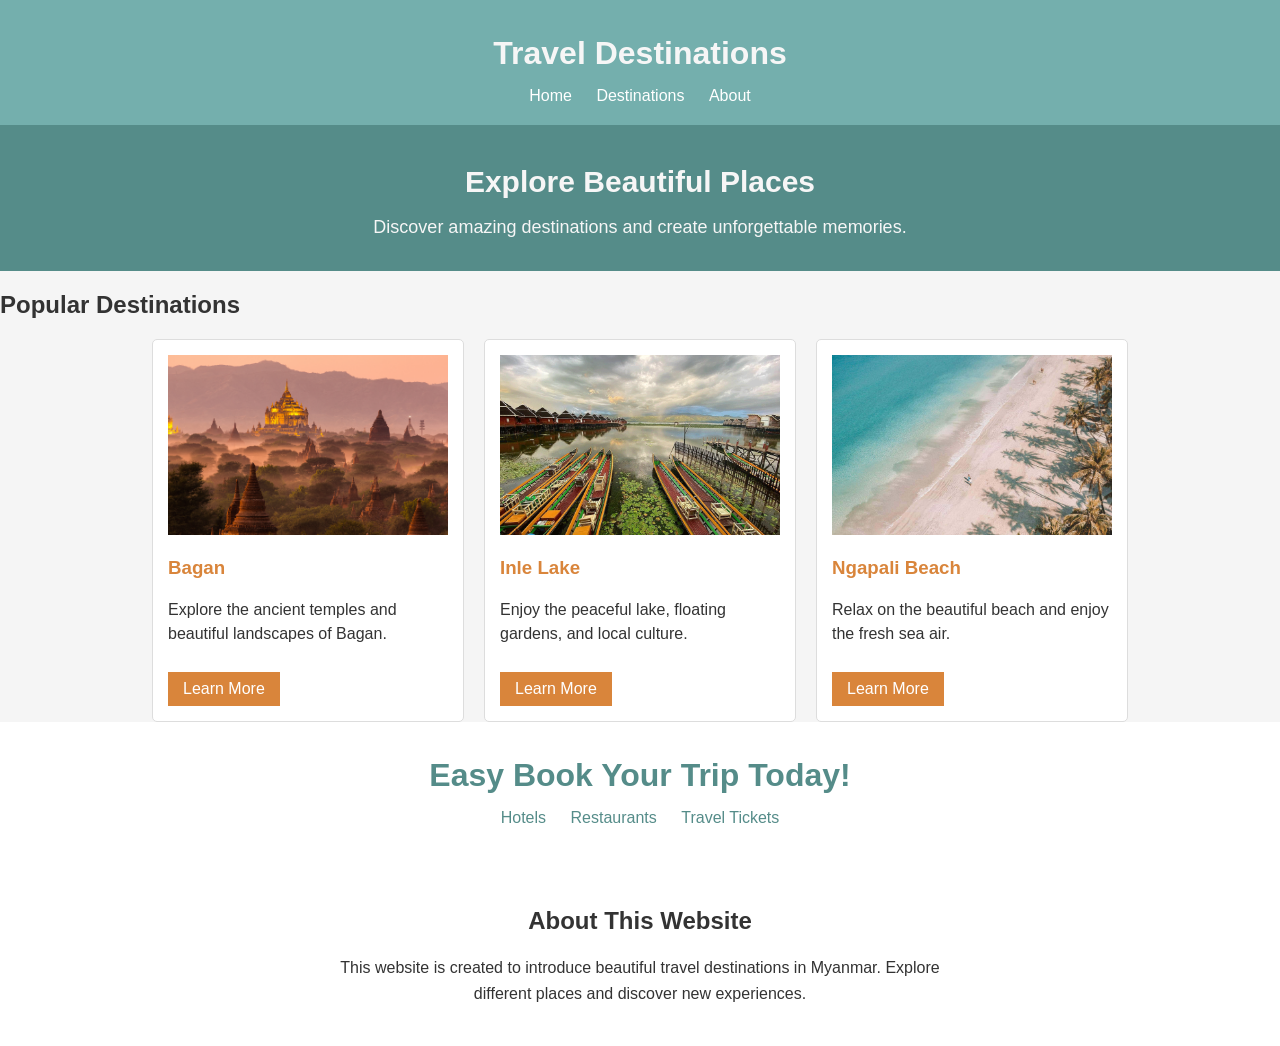
<file: Travel Destinations/index.html>
<!DOCTYPE html>
<html lang="en">
<head>
    <meta charset="UTF-8">
    <meta name="viewport" content="width=device-width, initial-scale=1.0">
    <title>Travel Destinations</title>
    <style>
        body {
    font-family: Arial, sans-serif;
    margin: 0;
    background-color: #f5f5f5;
    color: #333333;
}

header {
    background-color: #74AFAD;
    color: #F6F6F6;
    text-align: center;
    padding: 20px;
}

header h1 {
    margin: 15px;
}

nav a {
    color: white;
    text-decoration: none;
    margin: 10px;
}

nav a:hover {
    text-decoration: underline;
}

.welcome {
    background-color: #558C89;
    Color: #F6F6F6;
    text-align: center;
    padding: 15px 15px;
}

.welcome h2 {
    font-size: 30px;
    margin-bottom: 10px;
}

.welcome p {
    font-size: 18px;
}

#destinations {
    text-align: center;
    padding: 40px 20px;
}

#destinations h2 {
    text-align: center;
    margin-bottom: 30px;
}

.destination-container {
    display: flex;
    justify-content: center;
    gap: 20px;
}

.destination {
    background-color: white;
    width: 280px;
    padding: 15px;
    border: 1px solid #dddddd;
    border-radius: 5px;
}

.destination img {
    width: 100%;
    height: 180px;
    object-fit: cover;
}

.destination h3 {
    color: #D9853B;
}

.destination p {
    line-height: 1.5;
}

.destination a {
    display: inline-block;
    background-color: #D9853B;
    color: white;
    text-decoration: none;
    padding: 8px 15px;
    margin-top: 10px;
}

.destination a:hover {
    background-color: #214821;
}

.booking {
    background-color: white;
    color: #558C89;
    text-align: center;
    padding: 20px;
}

.booking h1 {
    margin: 15px;
}

.booking nav a {
    color: #558C89;
    text-decoration: none;
    margin: 10px;
}

.booking nav a:hover {
    text-decoration: underline;
}

.about {
    background-color: white;
    text-align: center;
    padding: 40px 20px;
}

.about p {
    max-width: 600px;
    margin: auto;
    line-height: 1.6;
}

    </style>
</head>

<body>
    <header>
        <h1>Travel Destinations</h1>
        <nav>
            <a href="#home">Home</a>
            <a href="#destinations">Destinations</a>
            <a href="#about">About</a>
        </nav>
    </header>
    <div class="welcome">
        <h2>Explore Beautiful Places</h2>
        <p>Discover amazing destinations and create unforgettable memories.</p>
    </div>

    <div class="destinations">
        <h2>Popular Destinations</h2>

        <div class="destination-container">

            <div class="destination">
                <img src="../Photos/Bagan.jpg" alt="Bagan">
                <h3>Bagan</h3>
                <p>Explore the ancient temples and beautiful landscapes of Bagan.</p>
                <a href=" ">Learn More</a>
            </div>

            <div class="destination">
                <img src="../Photos/Inle.jpg" alt="Inle Lake">
                <h3>Inle Lake</h3>
                <p>Enjoy the peaceful lake, floating gardens, and local culture.</p>
                <a href=" ">Learn More</a>
            </div>

            <div class="destination">
                <img src="../Photos/ngapali.jpg" alt="Ngapali Beach">
                <h3>Ngapali Beach</h3>
                <p>Relax on the beautiful beach and enjoy the fresh sea air.</p>
                <a href=" ">Learn More</a>
            </div>

        </div>
    </div>
    <div class="booking">
            <h1>Easy Book Your Trip Today!</h1>
            <nav>
            <a href="#hotels">Hotels</a>
            <a href="#restaurant">Restaurants</a>
            <a href="#travel_tickets">Travel Tickets</a>
        </nav>
        </div>
    <div class="about">
        <h2>About This Website</h2>

        <p>
            This website is created to introduce beautiful travel destinations
            in Myanmar. Explore different places and discover new experiences.
        </p>
    </div>
</body>
</html>
</file>
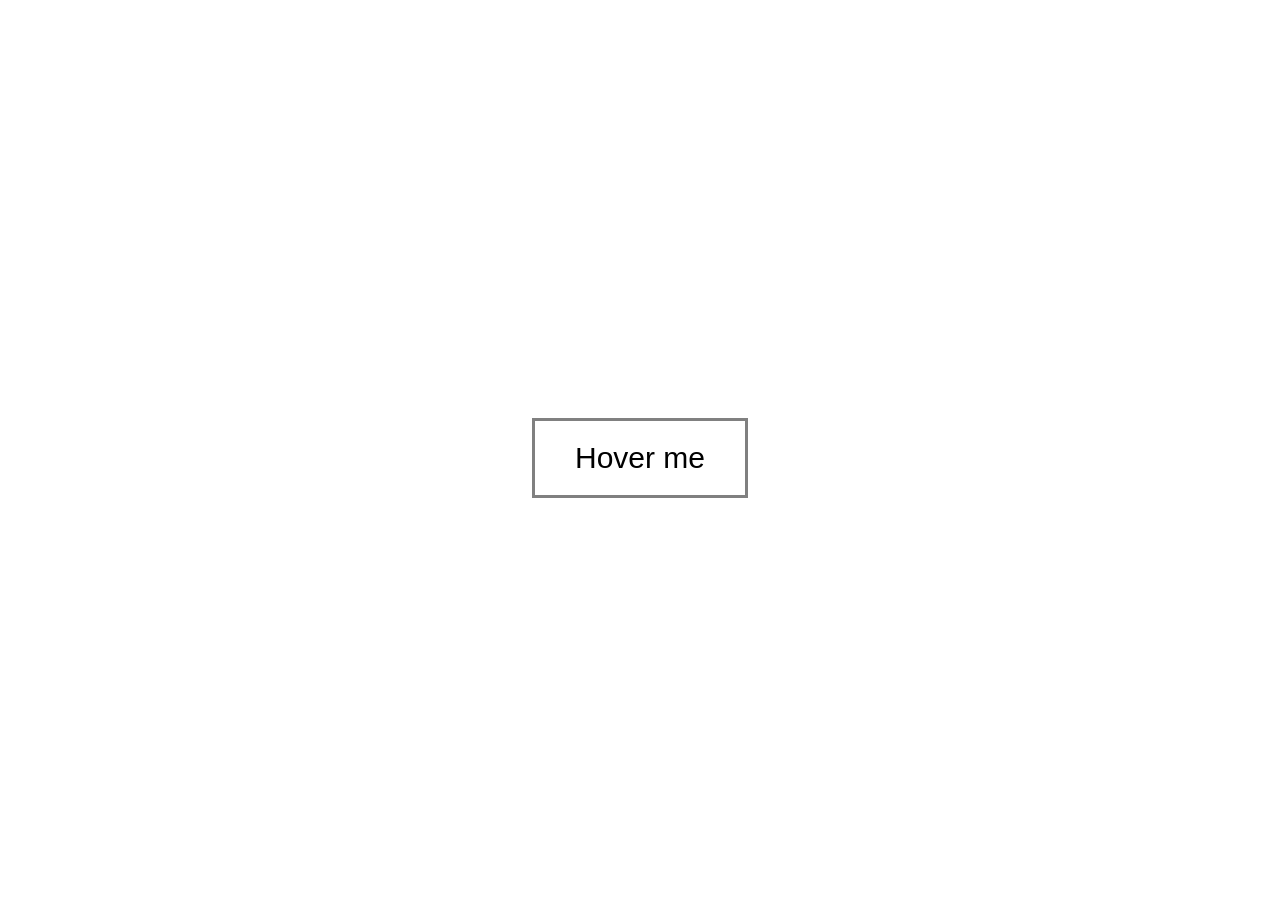
<file: CSS_lesson/Animation.html>
<!DOCTYPE html>
<html lang="en">
<head>
    <meta charset="UTF-8">
    <meta name="viewport" content="width=device-width, initial-scale=1.0">
    <title>Document</title>
    <style>
        body {
            display: flex;
            justify-content: center;
            align-items: center;
            height:100vh;
        }

        button{
            padding:20px 40px;
            font-size: 30px;
            background: none;
            border:3px solid grey;
            position:relative;
            overflow: hidden;
           
        }

        button::before{
            content:"";
            width:100%;
            height:100%;
            background-color: blueviolet;
            position: absolute;
            top:0;
            left:0;
            transform: translateX(100%);
            z-index:-1;
        }
        button:hover::before{   
        transform: translateY(0%);
        transition: all 1s;
        }
        button:hover{color:yellowgreen;}
    </style>
</head>
<body>

<button>Hover me</button>


</body>
</html>
</file>
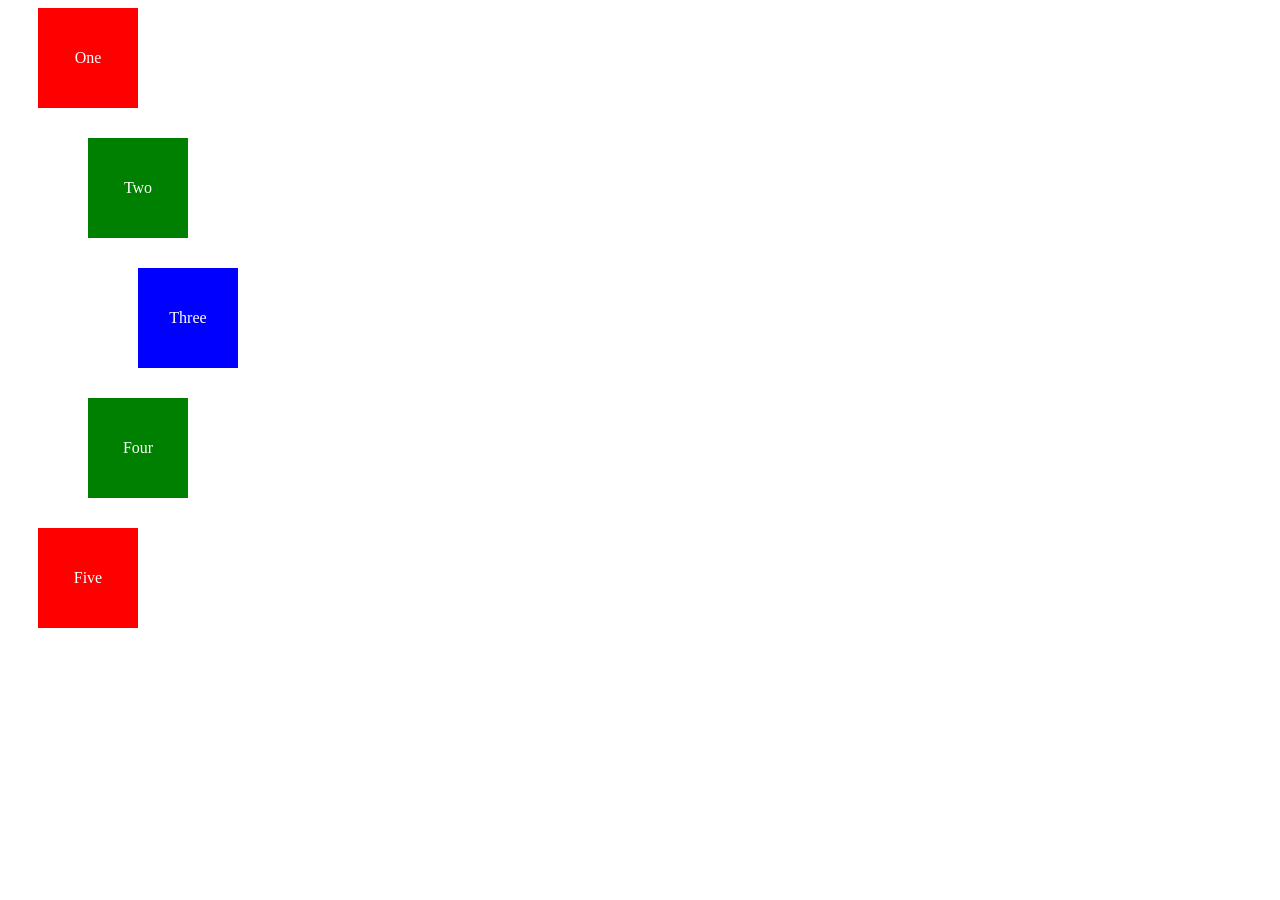
<file: CSS_lesson/basic_exercise1.html>
<!DOCTYPE html>
<html lang="en">
<head>
    <meta charset="UTF-8">
    <meta name="viewport" content="width=device-width, initial-scale=1.0">
    <title>Basic CSS Ex-1</title>
    <style>
        div{
            text-align: center;
            line-height: 100px;
            color: white;
        }
        #one, #five{
            width: 100px;
            height: 100px;
            margin-left: 30px;
            margin-bottom: 30px;
            background-color: red;
        }
        #two, #four{
            width: 100px;
            height: 100px;
            margin-left: 80px;
            margin-bottom: 30px;
            background-color: green;
        }
        #three{
            width: 100px;
            height: 100px;
            margin-bottom: 30px;
            margin-left: 130px;
            background-color: blue;
        }

    </style>
</head>
<body>
    <div id="one">One</div>
    <div id="two">Two</div>
    <div id="three">Three</div>
    <div id="four">Four</div>
    <div id="five">Five</div>
</body>
</html>
</file>
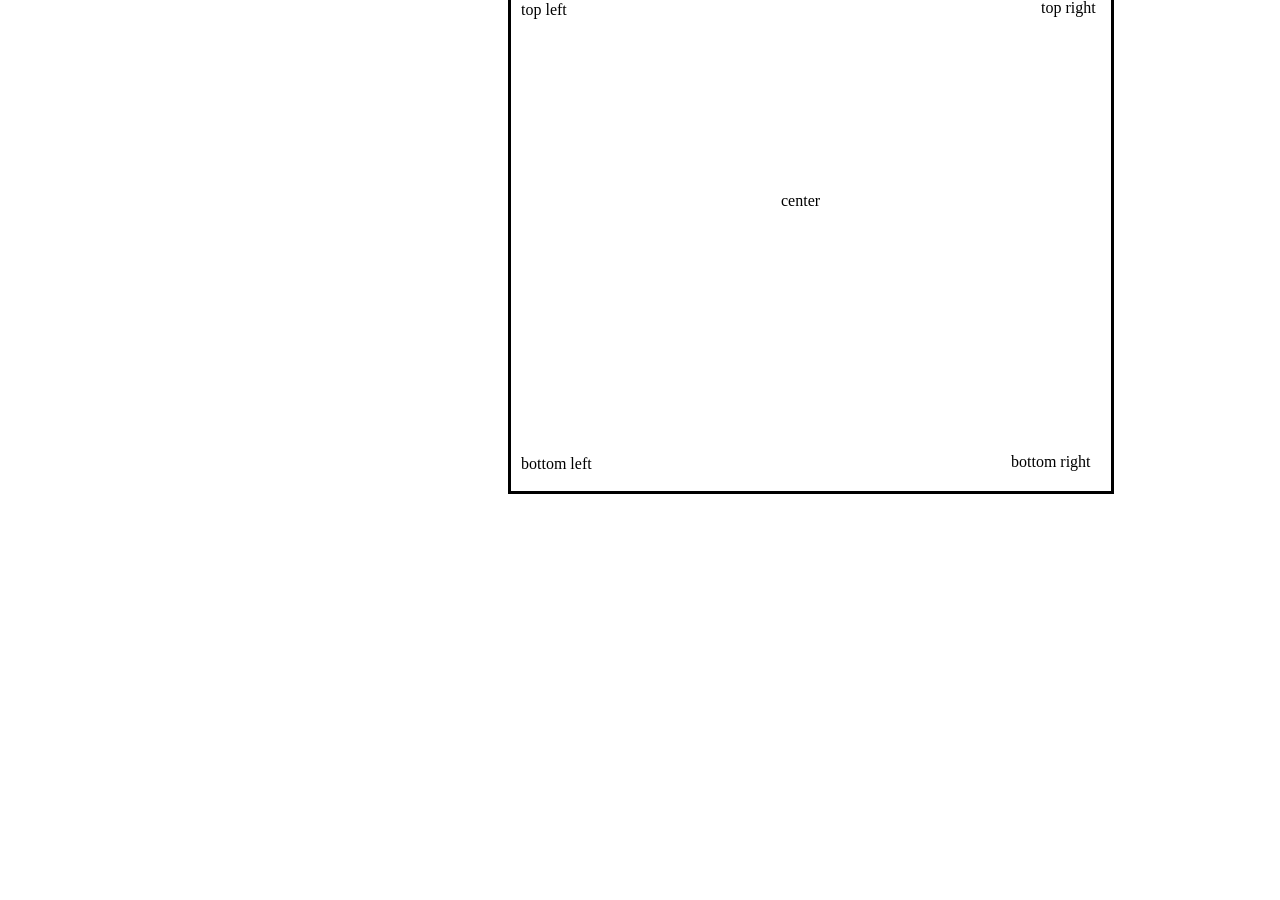
<file: CSS_lesson/CSS-intermediate-ex.html>
<!DOCTYPE html>
<html lang="en">
<head>
    <meta charset="UTF-8">
    <meta name="viewport" content="width=device-width, initial-scale=1.0">
    <title>Intermediate CSS Ex-1</title>
    <style>
        .container{
            border: 3px solid black;
            width: 600px;
            height: 500px;
            margin: 10px;
            margin-top: 20px;;

        }
        div:first-child{
            margin-left:10px;
            margin-top:10px;
        }
        div:nth-child(2){
            margin-left: 530px;
            margin-top: -20px;
        }
        div:nth-child(3){
            position: relative;
            top: 35%;
            left: 45%;
        }
        div:nth-child(4){
            margin-left: 10px;
            margin-top: 420px;
        }
        div:last-child{
            margin-left : 500px;
            margin-top: -20px;
        }
    </style>  
</head> 

<body>
    <div class="container">
        <div>top left</div>
        <div>top right</div>
        <div>center</div>
        <div>bottom left</div>
        <div>bottom right</div>
    </div>
</body>
</html>
</file>
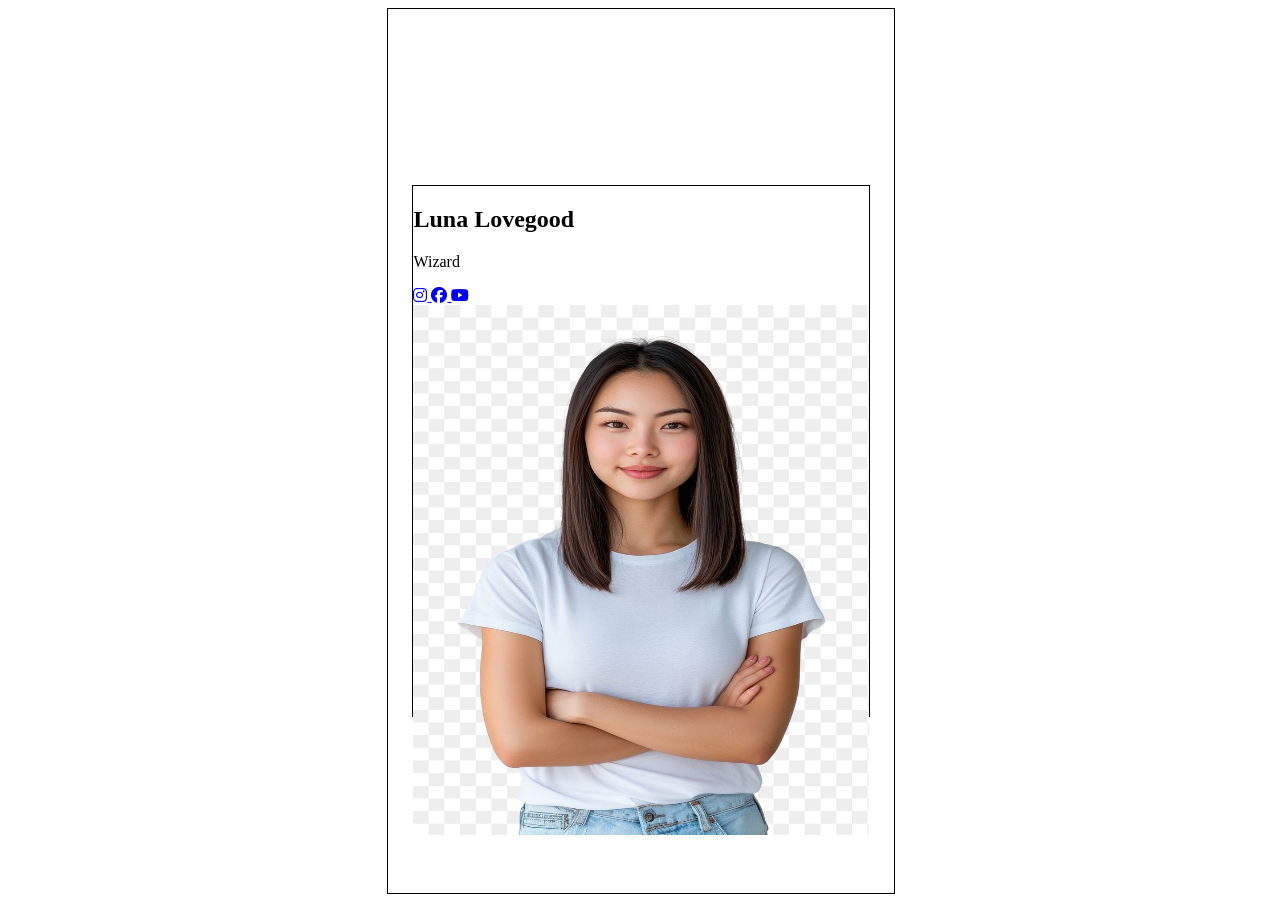
<file: CSS_lesson/CSS_animation.html>
<html lang="en">
  <head>
    <meta charset="UTF-8" />
    <meta name="viewport" content="width=device-width, initial-scale=1.0" />
    <title>Document</title>
    <link
      rel="stylesheet"
      href="https://cdnjs.cloudflare.com/ajax/libs/font-awesome/6.7.2/css/all.min.css"
    />
    <style>
      .container {
        width: 40%;
        height: 100%;
        margin: 0 30% 0 30%;
        border: 1px solid black;
        display: flex;
        justify-content: center;
        align-items: center;
      }
      .box {
        border: 1px solid black;
        width: 90%;
        height: 60%;
      }
      .box img {
        background-color: transparent;
        width: 100%;
        height: 100%;
      }
    </style>
  </head>
  <body>
    <div class="container">
      <div class="box">
        <div class="circle"></div>
        <div>
          <h2>Luna Lovegood</h2>
          <p>Wizard</p>
          <div class="links">
            <a href="https://www.instagram.com/" target="_blank">
              <i class="fa-brands fa-instagram"></i>
            </a>

            <a href="https://www.facebook.com/" target="_blank">
              <i class="fa-brands fa-facebook"></i>
            </a>

            <a href="https://www.youtube.com/" target="_blank">
              <i class="fa-brands fa-youtube"></i>
            </a>
          </div>
        </div>
        <img src="../Photos/girl.png" alt="" />
      </div>
    </div>
  </body>
</html>
</file>
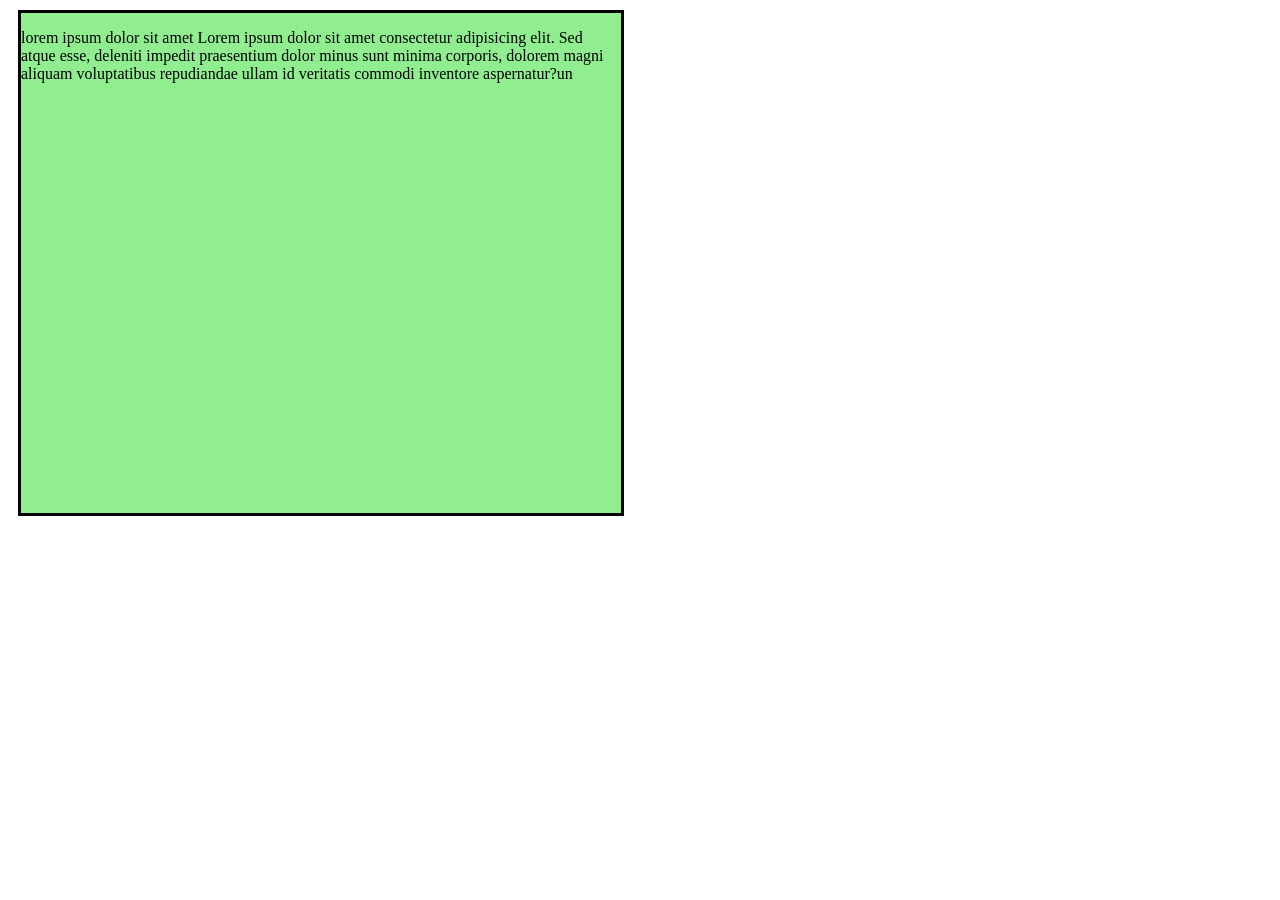
<file: CSS_lesson/exercise-3.html>
<!DOCTYPE html>
<html lang="en">
<head>
    <meta charset="UTF-8">
    <meta name="viewport" content="width=device-width, initial-scale=1.0">
    <title>Exercise 3</title>
    <style>
        
        .right{
            border: 3px solid black;
            background-color: lightgreen;
            width: 600px;
            height: 500px;
            margin: 10px;
        }
    </style>
</head>
<body>
    
    <div class="right">
        <p>lorem ipsum dolor sit amet  Lorem ipsum dolor sit amet consectetur adipisicing elit. Sed atque esse, deleniti impedit praesentium dolor minus sunt minima corporis, dolorem magni aliquam voluptatibus repudiandae ullam id veritatis commodi inventore aspernatur?un</p>
    </div>
</body>
</html>
</file>
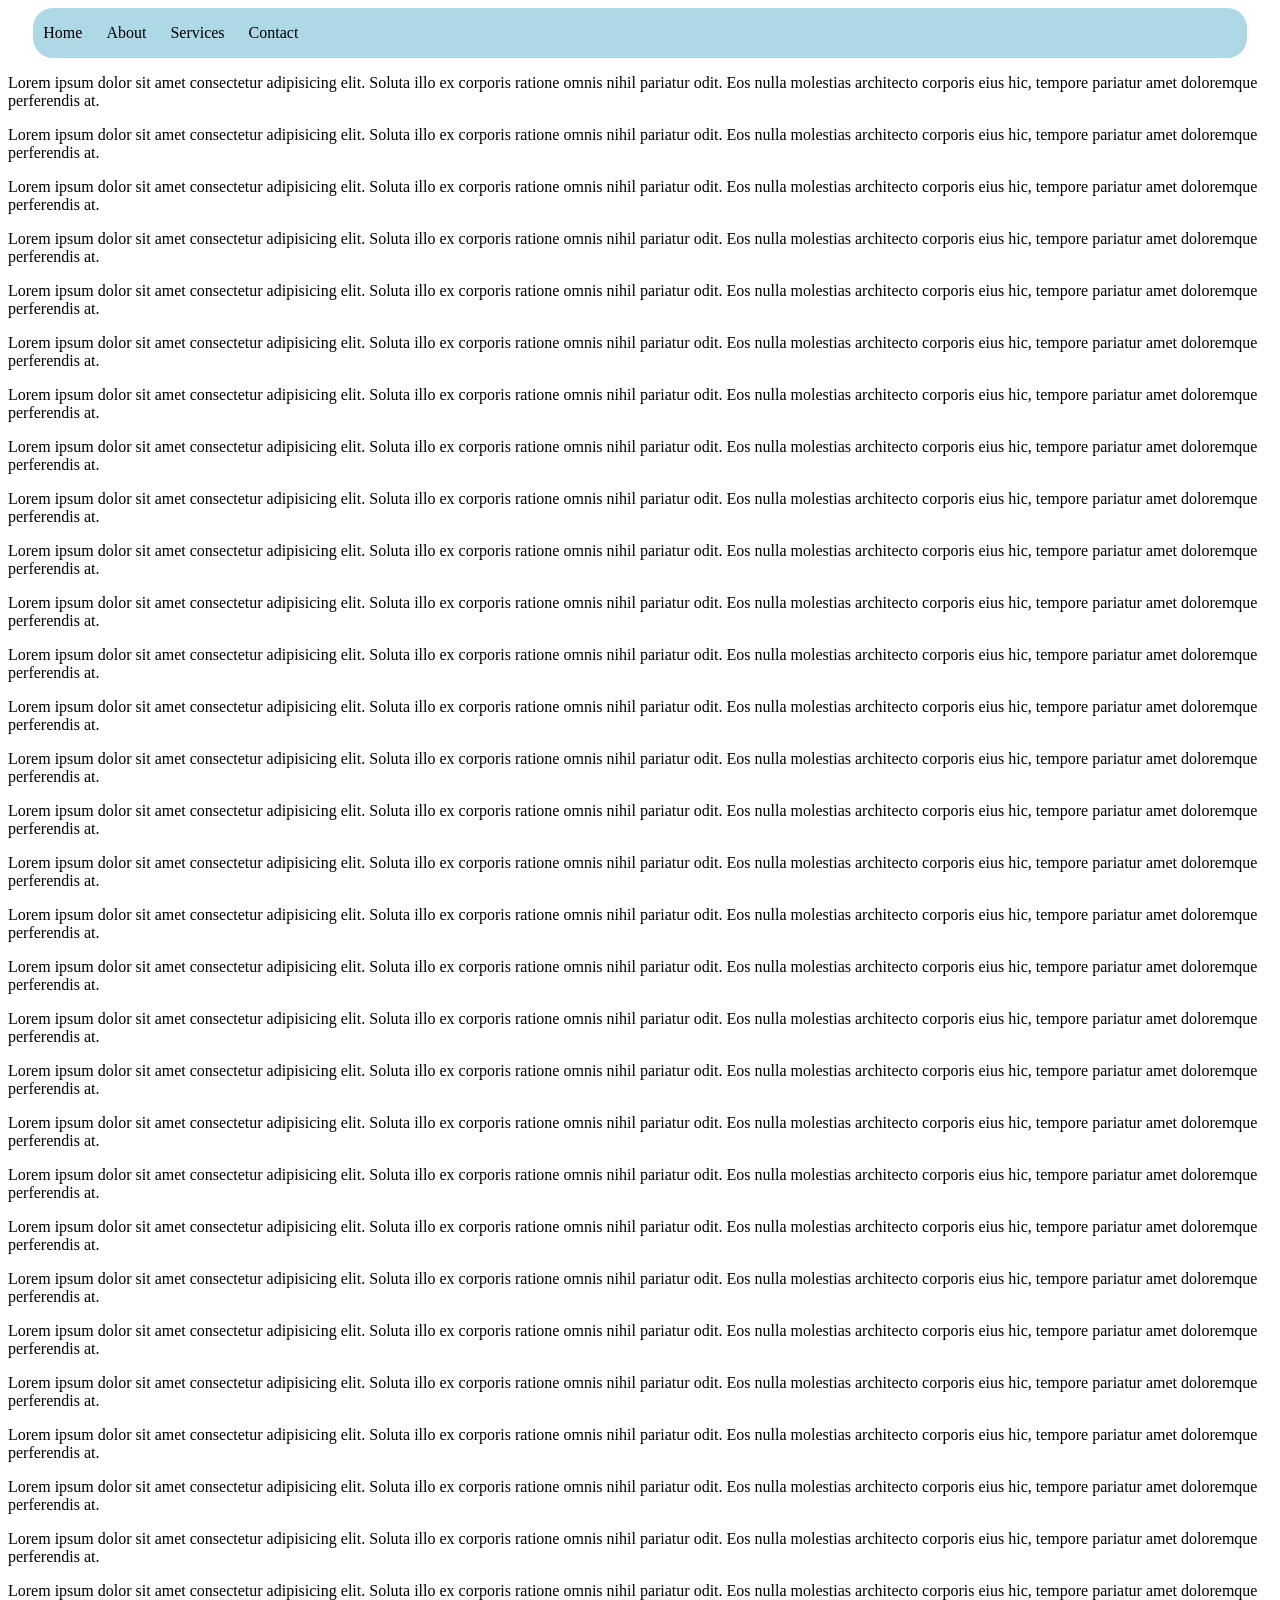
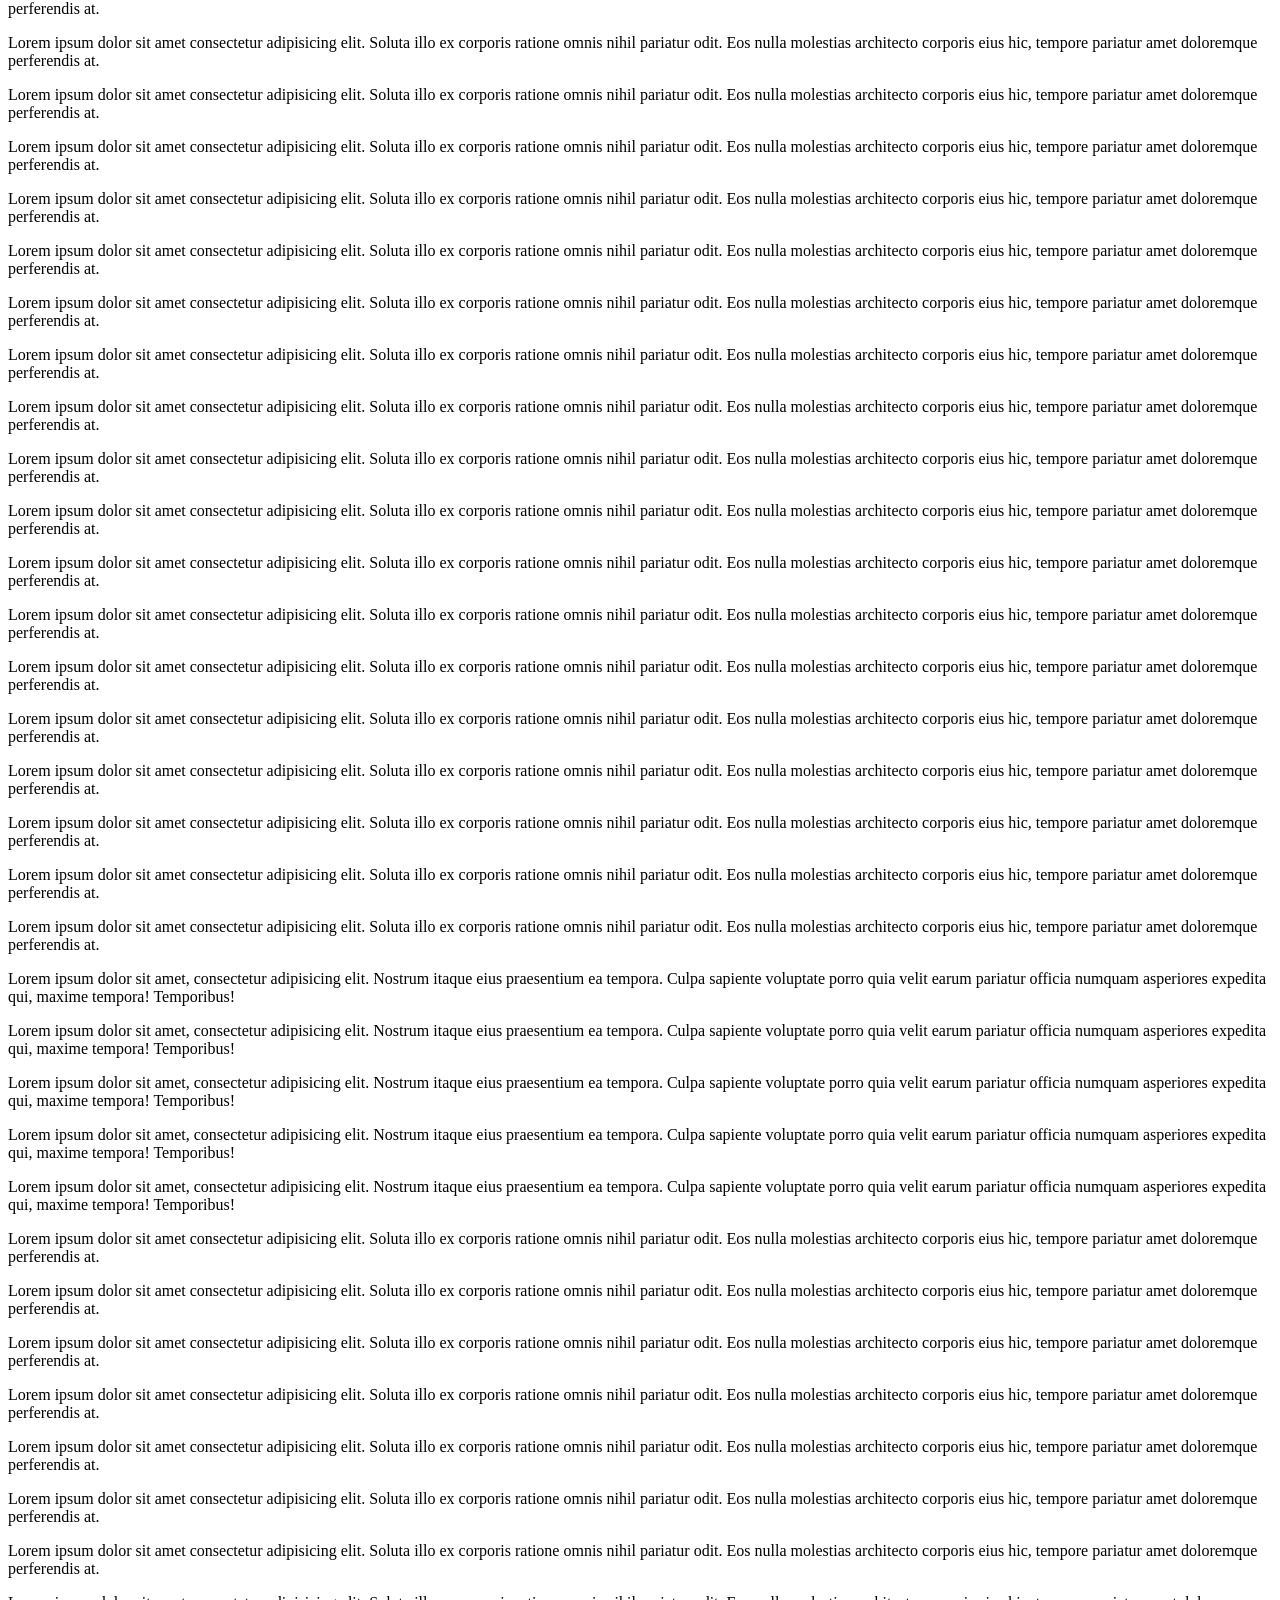
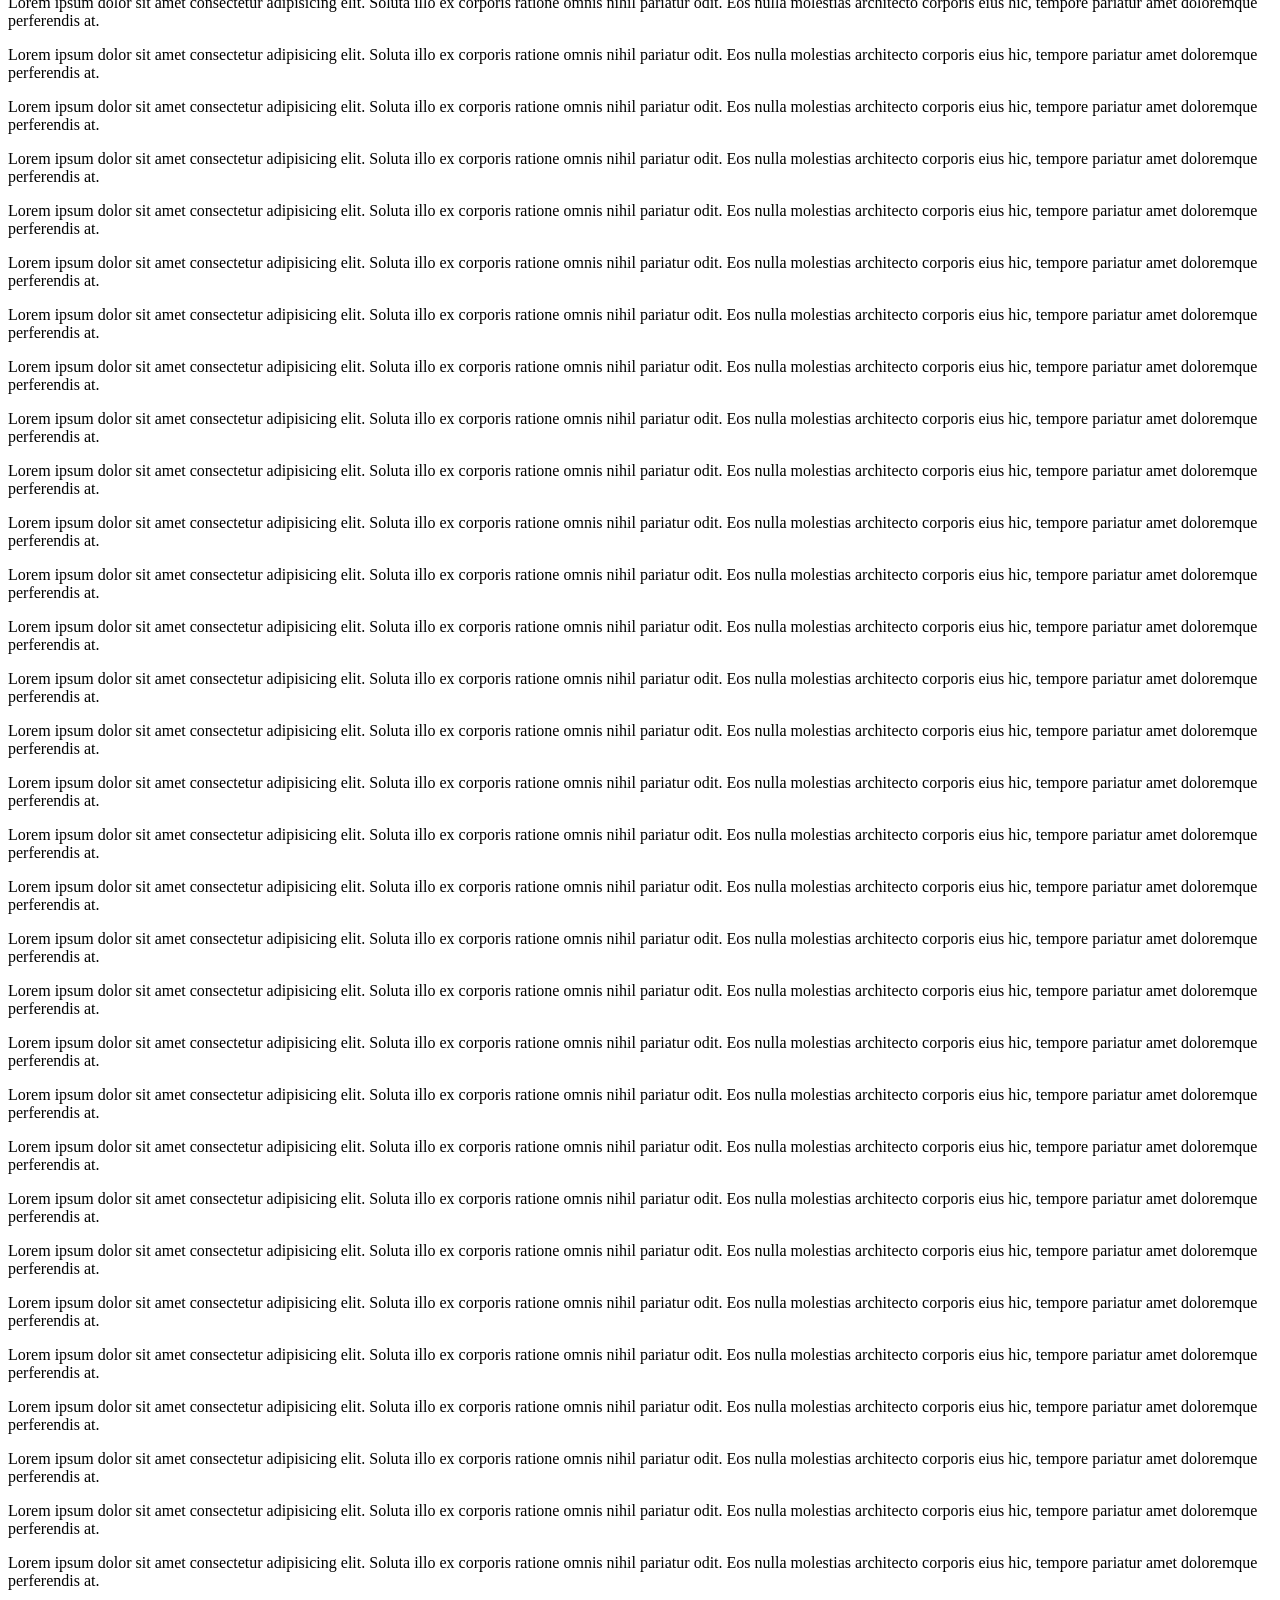
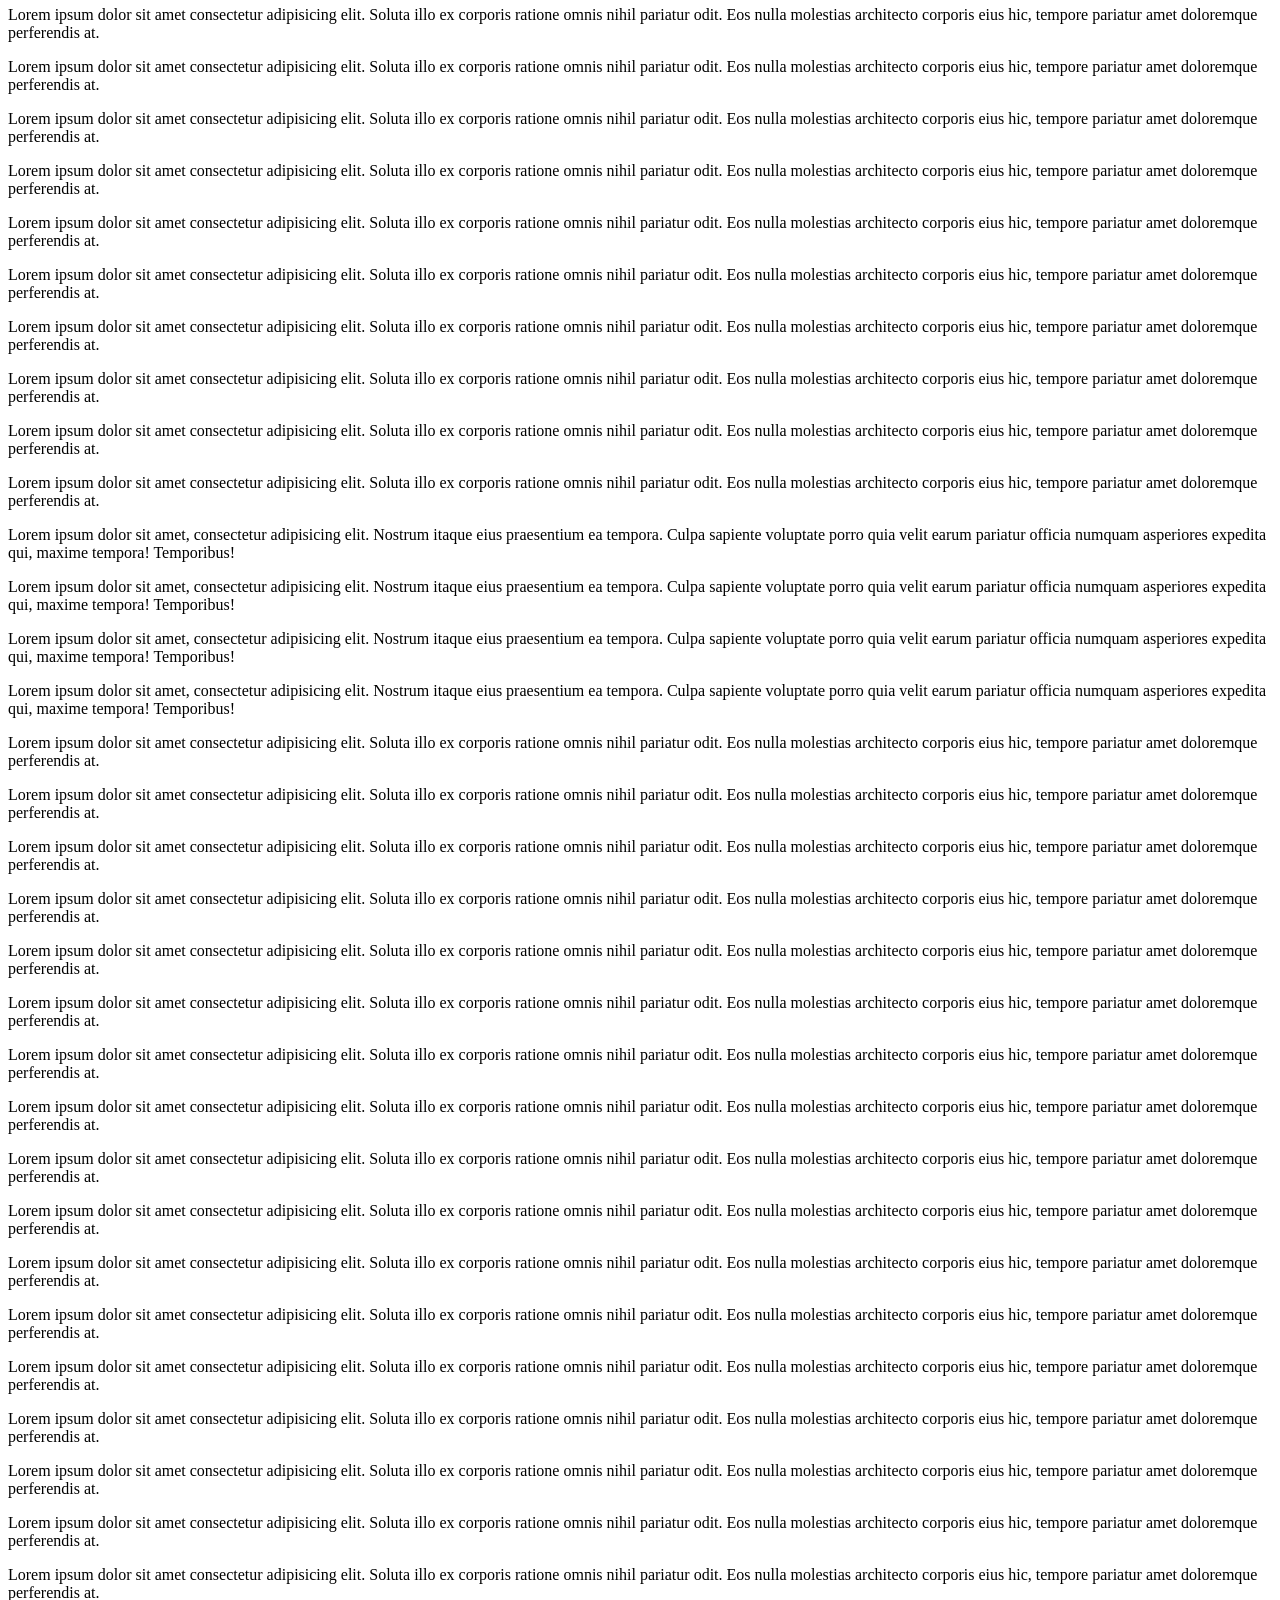
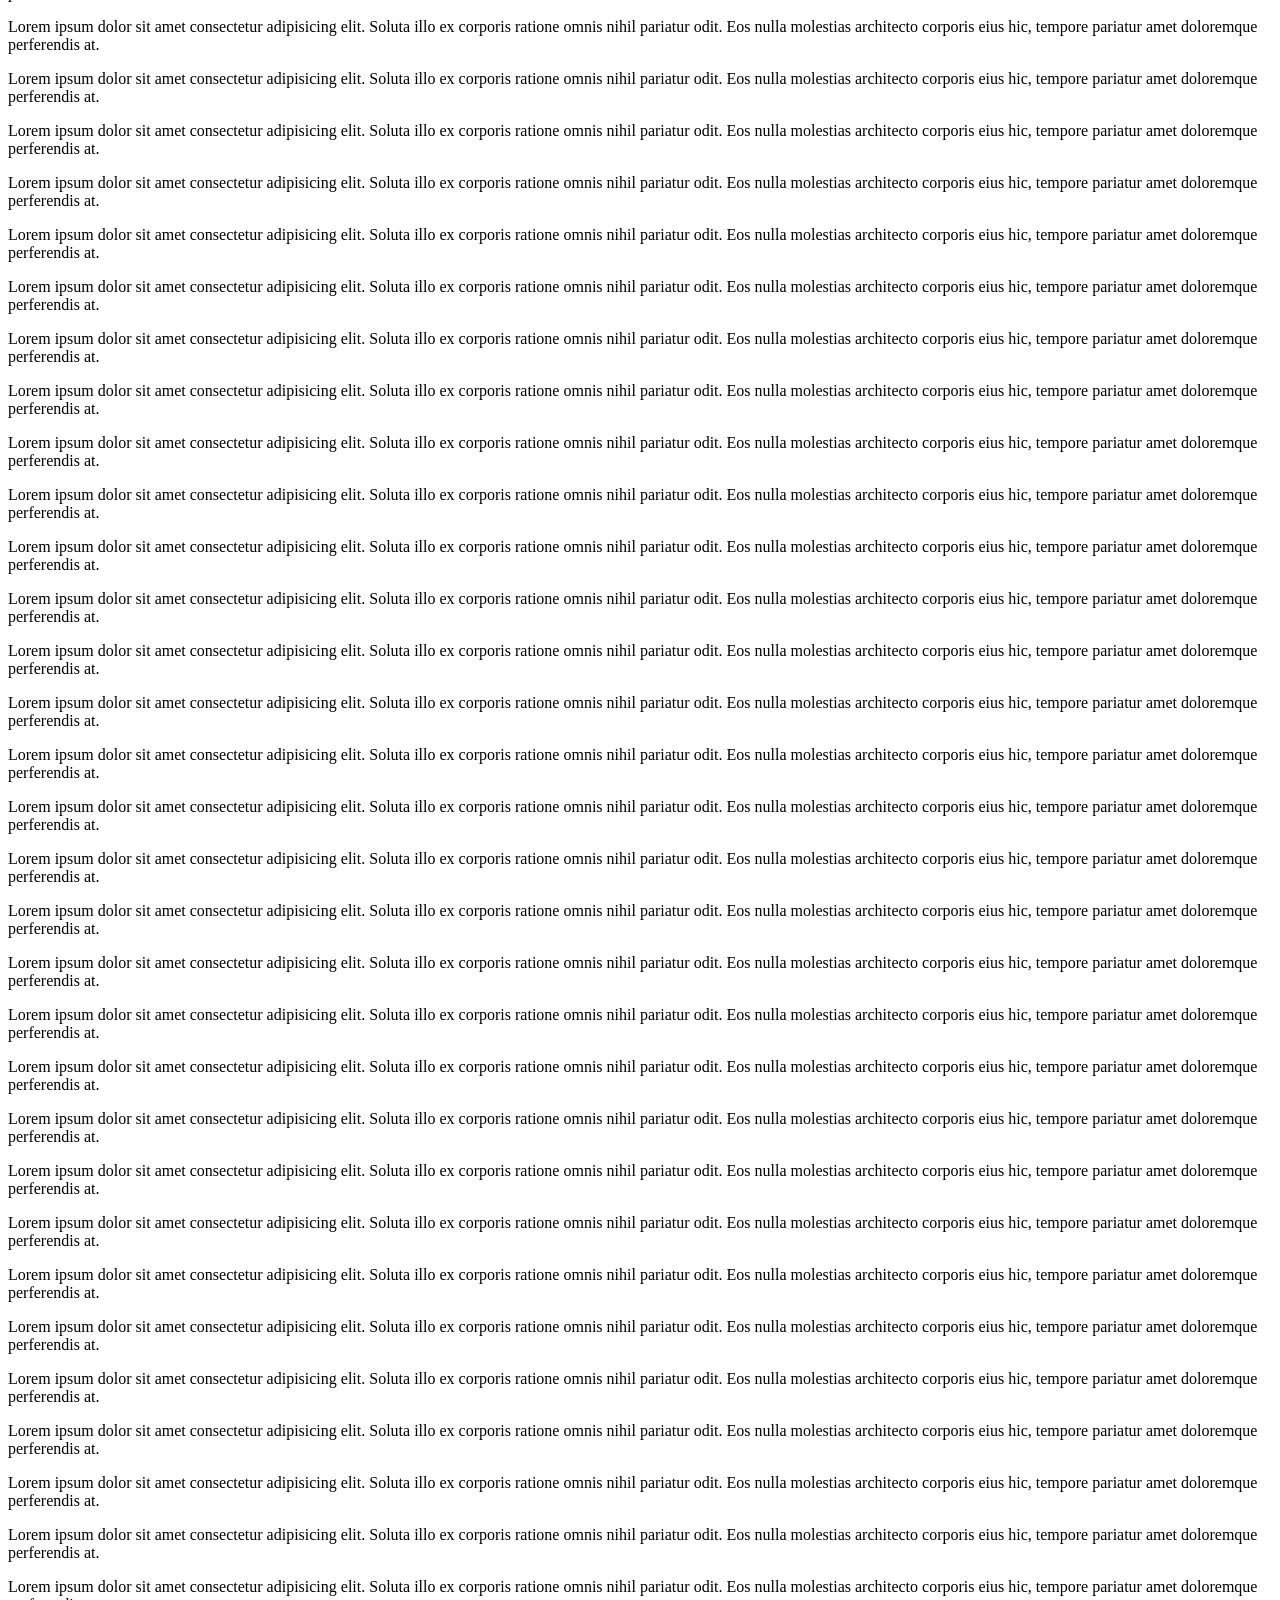
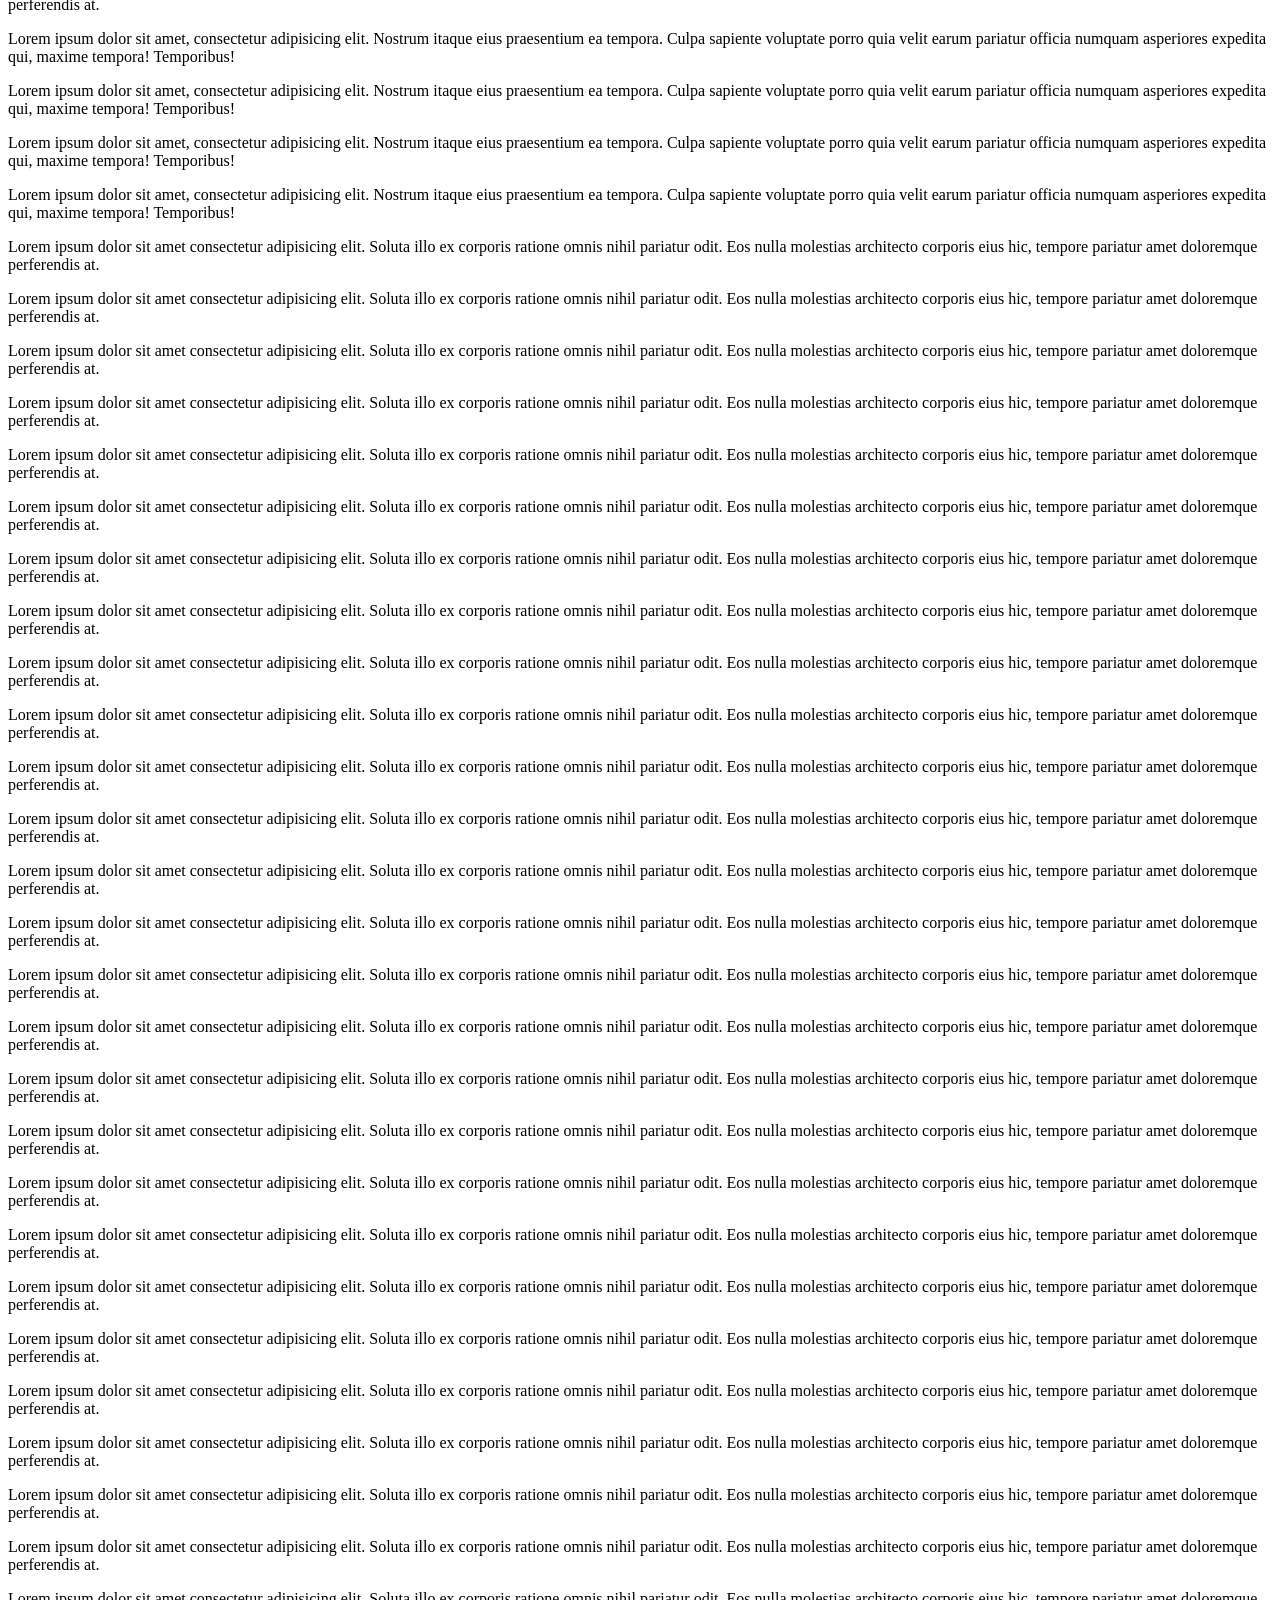
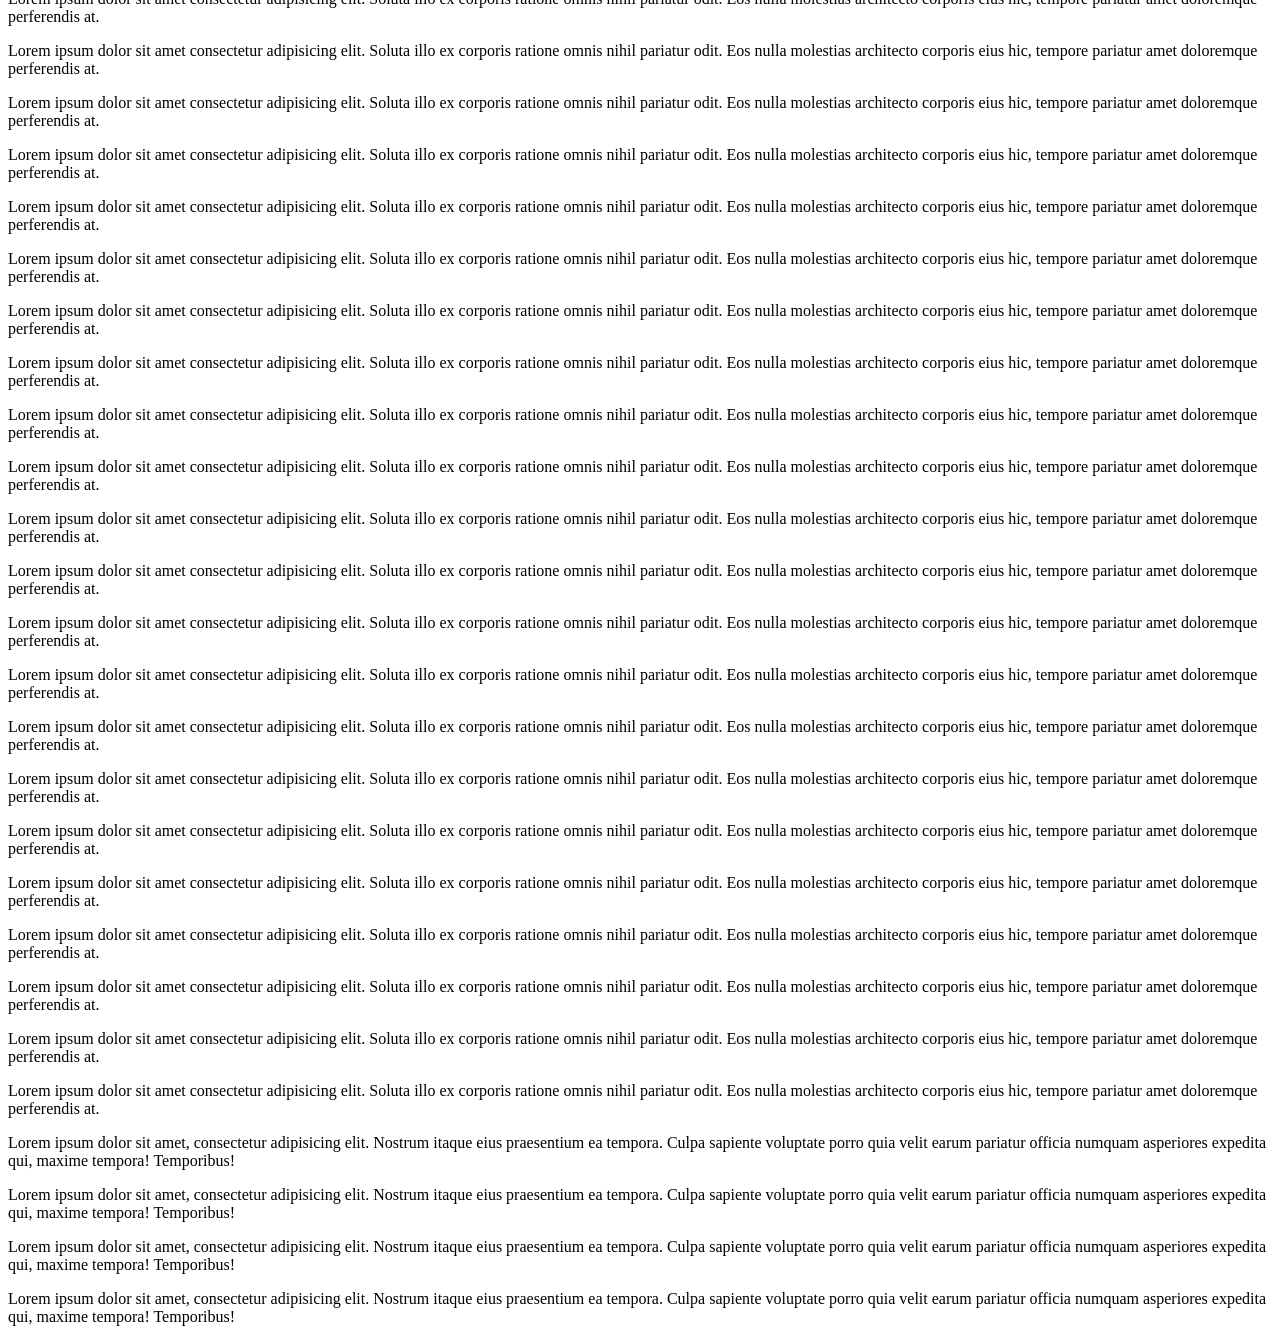
<file: CSS_lesson/exercise-4.html>
<!DOCTYPE html>
<html lang="en">
<head>
    <meta charset="UTF-8">
    <meta name="viewport" content="width=device-width, initial-scale=1.0">
    <title>Document</title>
    <style>
        .nav{
            background-color:lightblue;
            position: sticky;
            margin-left: 2%;
            margin-right: 2%;
            width: 96%;
            height: 50px;
            border-radius: 20px;
            top: 0;
            display: flex;
            align-items: center;
            
        }
        ul{
            list-style-type: none;
            padding: 0;
            
        }
        li{
            padding: 10px;
            display: inline-block;
        }
        a{
            text-decoration: none;
            color: black;
        }
        a:hover{
            color: coral;
        }
    </style>
</head>
<body>
    <nav class="nav">
        <ul>
            <li><a href="#">Home</a></li>
            <li><a href="#">About</a></li>
            <li><a href="#">Services</a></li>
            <li><a href="#">Contact</a></li>
        </ul>
    </nav>
    <section>
        <p>Lorem ipsum dolor sit amet consectetur adipisicing elit. Soluta illo ex corporis ratione omnis nihil pariatur odit. Eos nulla molestias architecto corporis eius hic, tempore pariatur amet doloremque perferendis at.</p>
        <p>Lorem ipsum dolor sit amet consectetur adipisicing elit. Soluta illo ex corporis ratione omnis nihil pariatur odit. Eos nulla molestias architecto corporis eius hic, tempore pariatur amet doloremque perferendis at.</p>
        <p>Lorem ipsum dolor sit amet consectetur adipisicing elit. Soluta illo ex corporis ratione omnis nihil pariatur odit. Eos nulla molestias architecto corporis eius hic, tempore pariatur amet doloremque perferendis at.</p>
        <p>Lorem ipsum dolor sit amet consectetur adipisicing elit. Soluta illo ex corporis ratione omnis nihil pariatur odit. Eos nulla molestias architecto corporis eius hic, tempore pariatur amet doloremque perferendis at.</p>
        <p>Lorem ipsum dolor sit amet consectetur adipisicing elit. Soluta illo ex corporis ratione omnis nihil pariatur odit. Eos nulla molestias architecto corporis eius hic, tempore pariatur amet doloremque perferendis at.</p>
        <p>Lorem ipsum dolor sit amet consectetur adipisicing elit. Soluta illo ex corporis ratione omnis nihil pariatur odit. Eos nulla molestias architecto corporis eius hic, tempore pariatur amet doloremque perferendis at.</p>
        <p>Lorem ipsum dolor sit amet consectetur adipisicing elit. Soluta illo ex corporis ratione omnis nihil pariatur odit. Eos nulla molestias architecto corporis eius hic, tempore pariatur amet doloremque perferendis at.</p>
        <p>Lorem ipsum dolor sit amet consectetur adipisicing elit. Soluta illo ex corporis ratione omnis nihil pariatur odit. Eos nulla molestias architecto corporis eius hic, tempore pariatur amet doloremque perferendis at.</p>
        <p>Lorem ipsum dolor sit amet consectetur adipisicing elit. Soluta illo ex corporis ratione omnis nihil pariatur odit. Eos nulla molestias architecto corporis eius hic, tempore pariatur amet doloremque perferendis at.</p>
        <p>Lorem ipsum dolor sit amet consectetur adipisicing elit. Soluta illo ex corporis ratione omnis nihil pariatur odit. Eos nulla molestias architecto corporis eius hic, tempore pariatur amet doloremque perferendis at.</p>
        <p>Lorem ipsum dolor sit amet consectetur adipisicing elit. Soluta illo ex corporis ratione omnis nihil pariatur odit. Eos nulla molestias architecto corporis eius hic, tempore pariatur amet doloremque perferendis at.</p>
        <p>Lorem ipsum dolor sit amet consectetur adipisicing elit. Soluta illo ex corporis ratione omnis nihil pariatur odit. Eos nulla molestias architecto corporis eius hic, tempore pariatur amet doloremque perferendis at.</p>
        <p>Lorem ipsum dolor sit amet consectetur adipisicing elit. Soluta illo ex corporis ratione omnis nihil pariatur odit. Eos nulla molestias architecto corporis eius hic, tempore pariatur amet doloremque perferendis at.</p>
        <p>Lorem ipsum dolor sit amet consectetur adipisicing elit. Soluta illo ex corporis ratione omnis nihil pariatur odit. Eos nulla molestias architecto corporis eius hic, tempore pariatur amet doloremque perferendis at.</p>
        <p>Lorem ipsum dolor sit amet consectetur adipisicing elit. Soluta illo ex corporis ratione omnis nihil pariatur odit. Eos nulla molestias architecto corporis eius hic, tempore pariatur amet doloremque perferendis at.</p>
        <p>Lorem ipsum dolor sit amet consectetur adipisicing elit. Soluta illo ex corporis ratione omnis nihil pariatur odit. Eos nulla molestias architecto corporis eius hic, tempore pariatur amet doloremque perferendis at.</p>
        <p>Lorem ipsum dolor sit amet consectetur adipisicing elit. Soluta illo ex corporis ratione omnis nihil pariatur odit. Eos nulla molestias architecto corporis eius hic, tempore pariatur amet doloremque perferendis at.</p>
        <p>Lorem ipsum dolor sit amet consectetur adipisicing elit. Soluta illo ex corporis ratione omnis nihil pariatur odit. Eos nulla molestias architecto corporis eius hic, tempore pariatur amet doloremque perferendis at.</p>
        <p>Lorem ipsum dolor sit amet consectetur adipisicing elit. Soluta illo ex corporis ratione omnis nihil pariatur odit. Eos nulla molestias architecto corporis eius hic, tempore pariatur amet doloremque perferendis at.</p>
        <p>Lorem ipsum dolor sit amet consectetur adipisicing elit. Soluta illo ex corporis ratione omnis nihil pariatur odit. Eos nulla molestias architecto corporis eius hic, tempore pariatur amet doloremque perferendis at.</p>
        <p>Lorem ipsum dolor sit amet consectetur adipisicing elit. Soluta illo ex corporis ratione omnis nihil pariatur odit. Eos nulla molestias architecto corporis eius hic, tempore pariatur amet doloremque perferendis at.</p>
        <p>Lorem ipsum dolor sit amet consectetur adipisicing elit. Soluta illo ex corporis ratione omnis nihil pariatur odit. Eos nulla molestias architecto corporis eius hic, tempore pariatur amet doloremque perferendis at.</p>
        <p>Lorem ipsum dolor sit amet consectetur adipisicing elit. Soluta illo ex corporis ratione omnis nihil pariatur odit. Eos nulla molestias architecto corporis eius hic, tempore pariatur amet doloremque perferendis at.</p>
        <p>Lorem ipsum dolor sit amet consectetur adipisicing elit. Soluta illo ex corporis ratione omnis nihil pariatur odit. Eos nulla molestias architecto corporis eius hic, tempore pariatur amet doloremque perferendis at.</p>
        <p>Lorem ipsum dolor sit amet consectetur adipisicing elit. Soluta illo ex corporis ratione omnis nihil pariatur odit. Eos nulla molestias architecto corporis eius hic, tempore pariatur amet doloremque perferendis at.</p>
        <p>Lorem ipsum dolor sit amet consectetur adipisicing elit. Soluta illo ex corporis ratione omnis nihil pariatur odit. Eos nulla molestias architecto corporis eius hic, tempore pariatur amet doloremque perferendis at.</p>
        <p>Lorem ipsum dolor sit amet consectetur adipisicing elit. Soluta illo ex corporis ratione omnis nihil pariatur odit. Eos nulla molestias architecto corporis eius hic, tempore pariatur amet doloremque perferendis at.</p>
        <p>Lorem ipsum dolor sit amet consectetur adipisicing elit. Soluta illo ex corporis ratione omnis nihil pariatur odit. Eos nulla molestias architecto corporis eius hic, tempore pariatur amet doloremque perferendis at.</p>
        <p>Lorem ipsum dolor sit amet consectetur adipisicing elit. Soluta illo ex corporis ratione omnis nihil pariatur odit. Eos nulla molestias architecto corporis eius hic, tempore pariatur amet doloremque perferendis at.</p>
        <p>Lorem ipsum dolor sit amet consectetur adipisicing elit. Soluta illo ex corporis ratione omnis nihil pariatur odit. Eos nulla molestias architecto corporis eius hic, tempore pariatur amet doloremque perferendis at.</p>
        <p>Lorem ipsum dolor sit amet consectetur adipisicing elit. Soluta illo ex corporis ratione omnis nihil pariatur odit. Eos nulla molestias architecto corporis eius hic, tempore pariatur amet doloremque perferendis at.</p>
        <p>Lorem ipsum dolor sit amet consectetur adipisicing elit. Soluta illo ex corporis ratione omnis nihil pariatur odit. Eos nulla molestias architecto corporis eius hic, tempore pariatur amet doloremque perferendis at.</p>
        <p>Lorem ipsum dolor sit amet consectetur adipisicing elit. Soluta illo ex corporis ratione omnis nihil pariatur odit. Eos nulla molestias architecto corporis eius hic, tempore pariatur amet doloremque perferendis at.</p>
        <p>Lorem ipsum dolor sit amet consectetur adipisicing elit. Soluta illo ex corporis ratione omnis nihil pariatur odit. Eos nulla molestias architecto corporis eius hic, tempore pariatur amet doloremque perferendis at.</p>
        <p>Lorem ipsum dolor sit amet consectetur adipisicing elit. Soluta illo ex corporis ratione omnis nihil pariatur odit. Eos nulla molestias architecto corporis eius hic, tempore pariatur amet doloremque perferendis at.</p>
        <p>Lorem ipsum dolor sit amet consectetur adipisicing elit. Soluta illo ex corporis ratione omnis nihil pariatur odit. Eos nulla molestias architecto corporis eius hic, tempore pariatur amet doloremque perferendis at.</p>
        <p>Lorem ipsum dolor sit amet consectetur adipisicing elit. Soluta illo ex corporis ratione omnis nihil pariatur odit. Eos nulla molestias architecto corporis eius hic, tempore pariatur amet doloremque perferendis at.</p>
        <p>Lorem ipsum dolor sit amet consectetur adipisicing elit. Soluta illo ex corporis ratione omnis nihil pariatur odit. Eos nulla molestias architecto corporis eius hic, tempore pariatur amet doloremque perferendis at.</p>
        <p>Lorem ipsum dolor sit amet consectetur adipisicing elit. Soluta illo ex corporis ratione omnis nihil pariatur odit. Eos nulla molestias architecto corporis eius hic, tempore pariatur amet doloremque perferendis at.</p>
        <p>Lorem ipsum dolor sit amet consectetur adipisicing elit. Soluta illo ex corporis ratione omnis nihil pariatur odit. Eos nulla molestias architecto corporis eius hic, tempore pariatur amet doloremque perferendis at.</p>
        <p>Lorem ipsum dolor sit amet consectetur adipisicing elit. Soluta illo ex corporis ratione omnis nihil pariatur odit. Eos nulla molestias architecto corporis eius hic, tempore pariatur amet doloremque perferendis at.</p>
        <p>Lorem ipsum dolor sit amet consectetur adipisicing elit. Soluta illo ex corporis ratione omnis nihil pariatur odit. Eos nulla molestias architecto corporis eius hic, tempore pariatur amet doloremque perferendis at.</p>
        <p>Lorem ipsum dolor sit amet consectetur adipisicing elit. Soluta illo ex corporis ratione omnis nihil pariatur odit. Eos nulla molestias architecto corporis eius hic, tempore pariatur amet doloremque perferendis at.</p>
        <p>Lorem ipsum dolor sit amet consectetur adipisicing elit. Soluta illo ex corporis ratione omnis nihil pariatur odit. Eos nulla molestias architecto corporis eius hic, tempore pariatur amet doloremque perferendis at.</p>
        <p>Lorem ipsum dolor sit amet consectetur adipisicing elit. Soluta illo ex corporis ratione omnis nihil pariatur odit. Eos nulla molestias architecto corporis eius hic, tempore pariatur amet doloremque perferendis at.</p>
        <p>Lorem ipsum dolor sit amet consectetur adipisicing elit. Soluta illo ex corporis ratione omnis nihil pariatur odit. Eos nulla molestias architecto corporis eius hic, tempore pariatur amet doloremque perferendis at.</p>
        <p>Lorem ipsum dolor sit amet consectetur adipisicing elit. Soluta illo ex corporis ratione omnis nihil pariatur odit. Eos nulla molestias architecto corporis eius hic, tempore pariatur amet doloremque perferendis at.</p>
        <p>Lorem ipsum dolor sit amet consectetur adipisicing elit. Soluta illo ex corporis ratione omnis nihil pariatur odit. Eos nulla molestias architecto corporis eius hic, tempore pariatur amet doloremque perferendis at.</p>
        <p>Lorem ipsum dolor sit amet, consectetur adipisicing elit. Nostrum itaque eius praesentium ea tempora. Culpa sapiente voluptate porro quia velit earum pariatur officia numquam asperiores expedita qui, maxime tempora! Temporibus!</p>
        <p>Lorem ipsum dolor sit amet, consectetur adipisicing elit. Nostrum itaque eius praesentium ea tempora. Culpa sapiente voluptate porro quia velit earum pariatur officia numquam asperiores expedita qui, maxime tempora! Temporibus!</p>
        <p>Lorem ipsum dolor sit amet, consectetur adipisicing elit. Nostrum itaque eius praesentium ea tempora. Culpa sapiente voluptate porro quia velit earum pariatur officia numquam asperiores expedita qui, maxime tempora! Temporibus!</p>
        <p>Lorem ipsum dolor sit amet, consectetur adipisicing elit. Nostrum itaque eius praesentium ea tempora. Culpa sapiente voluptate porro quia velit earum pariatur officia numquam asperiores expedita qui, maxime tempora! Temporibus!</p>
        <p>Lorem ipsum dolor sit amet, consectetur adipisicing elit. Nostrum itaque eius praesentium ea tempora. Culpa sapiente voluptate porro quia velit earum pariatur officia numquam asperiores expedita qui, maxime tempora! Temporibus!</p>
        <p>Lorem ipsum dolor sit amet consectetur adipisicing elit. Soluta illo ex corporis ratione omnis nihil pariatur odit. Eos nulla molestias architecto corporis eius hic, tempore pariatur amet doloremque perferendis at.</p>
        <p>Lorem ipsum dolor sit amet consectetur adipisicing elit. Soluta illo ex corporis ratione omnis nihil pariatur odit. Eos nulla molestias architecto corporis eius hic, tempore pariatur amet doloremque perferendis at.</p>
        <p>Lorem ipsum dolor sit amet consectetur adipisicing elit. Soluta illo ex corporis ratione omnis nihil pariatur odit. Eos nulla molestias architecto corporis eius hic, tempore pariatur amet doloremque perferendis at.</p>
        <p>Lorem ipsum dolor sit amet consectetur adipisicing elit. Soluta illo ex corporis ratione omnis nihil pariatur odit. Eos nulla molestias architecto corporis eius hic, tempore pariatur amet doloremque perferendis at.</p>
        <p>Lorem ipsum dolor sit amet consectetur adipisicing elit. Soluta illo ex corporis ratione omnis nihil pariatur odit. Eos nulla molestias architecto corporis eius hic, tempore pariatur amet doloremque perferendis at.</p>
        <p>Lorem ipsum dolor sit amet consectetur adipisicing elit. Soluta illo ex corporis ratione omnis nihil pariatur odit. Eos nulla molestias architecto corporis eius hic, tempore pariatur amet doloremque perferendis at.</p>
        <p>Lorem ipsum dolor sit amet consectetur adipisicing elit. Soluta illo ex corporis ratione omnis nihil pariatur odit. Eos nulla molestias architecto corporis eius hic, tempore pariatur amet doloremque perferendis at.</p>
        <p>Lorem ipsum dolor sit amet consectetur adipisicing elit. Soluta illo ex corporis ratione omnis nihil pariatur odit. Eos nulla molestias architecto corporis eius hic, tempore pariatur amet doloremque perferendis at.</p>
        <p>Lorem ipsum dolor sit amet consectetur adipisicing elit. Soluta illo ex corporis ratione omnis nihil pariatur odit. Eos nulla molestias architecto corporis eius hic, tempore pariatur amet doloremque perferendis at.</p>
        <p>Lorem ipsum dolor sit amet consectetur adipisicing elit. Soluta illo ex corporis ratione omnis nihil pariatur odit. Eos nulla molestias architecto corporis eius hic, tempore pariatur amet doloremque perferendis at.</p>
        <p>Lorem ipsum dolor sit amet consectetur adipisicing elit. Soluta illo ex corporis ratione omnis nihil pariatur odit. Eos nulla molestias architecto corporis eius hic, tempore pariatur amet doloremque perferendis at.</p>
        <p>Lorem ipsum dolor sit amet consectetur adipisicing elit. Soluta illo ex corporis ratione omnis nihil pariatur odit. Eos nulla molestias architecto corporis eius hic, tempore pariatur amet doloremque perferendis at.</p>
        <p>Lorem ipsum dolor sit amet consectetur adipisicing elit. Soluta illo ex corporis ratione omnis nihil pariatur odit. Eos nulla molestias architecto corporis eius hic, tempore pariatur amet doloremque perferendis at.</p>
        <p>Lorem ipsum dolor sit amet consectetur adipisicing elit. Soluta illo ex corporis ratione omnis nihil pariatur odit. Eos nulla molestias architecto corporis eius hic, tempore pariatur amet doloremque perferendis at.</p>
        <p>Lorem ipsum dolor sit amet consectetur adipisicing elit. Soluta illo ex corporis ratione omnis nihil pariatur odit. Eos nulla molestias architecto corporis eius hic, tempore pariatur amet doloremque perferendis at.</p>
        <p>Lorem ipsum dolor sit amet consectetur adipisicing elit. Soluta illo ex corporis ratione omnis nihil pariatur odit. Eos nulla molestias architecto corporis eius hic, tempore pariatur amet doloremque perferendis at.</p>
        <p>Lorem ipsum dolor sit amet consectetur adipisicing elit. Soluta illo ex corporis ratione omnis nihil pariatur odit. Eos nulla molestias architecto corporis eius hic, tempore pariatur amet doloremque perferendis at.</p>
        <p>Lorem ipsum dolor sit amet consectetur adipisicing elit. Soluta illo ex corporis ratione omnis nihil pariatur odit. Eos nulla molestias architecto corporis eius hic, tempore pariatur amet doloremque perferendis at.</p>
        <p>Lorem ipsum dolor sit amet consectetur adipisicing elit. Soluta illo ex corporis ratione omnis nihil pariatur odit. Eos nulla molestias architecto corporis eius hic, tempore pariatur amet doloremque perferendis at.</p>
        <p>Lorem ipsum dolor sit amet consectetur adipisicing elit. Soluta illo ex corporis ratione omnis nihil pariatur odit. Eos nulla molestias architecto corporis eius hic, tempore pariatur amet doloremque perferendis at.</p>
        <p>Lorem ipsum dolor sit amet consectetur adipisicing elit. Soluta illo ex corporis ratione omnis nihil pariatur odit. Eos nulla molestias architecto corporis eius hic, tempore pariatur amet doloremque perferendis at.</p>
        <p>Lorem ipsum dolor sit amet consectetur adipisicing elit. Soluta illo ex corporis ratione omnis nihil pariatur odit. Eos nulla molestias architecto corporis eius hic, tempore pariatur amet doloremque perferendis at.</p>
        <p>Lorem ipsum dolor sit amet consectetur adipisicing elit. Soluta illo ex corporis ratione omnis nihil pariatur odit. Eos nulla molestias architecto corporis eius hic, tempore pariatur amet doloremque perferendis at.</p>
        <p>Lorem ipsum dolor sit amet consectetur adipisicing elit. Soluta illo ex corporis ratione omnis nihil pariatur odit. Eos nulla molestias architecto corporis eius hic, tempore pariatur amet doloremque perferendis at.</p>
        <p>Lorem ipsum dolor sit amet consectetur adipisicing elit. Soluta illo ex corporis ratione omnis nihil pariatur odit. Eos nulla molestias architecto corporis eius hic, tempore pariatur amet doloremque perferendis at.</p>
        <p>Lorem ipsum dolor sit amet consectetur adipisicing elit. Soluta illo ex corporis ratione omnis nihil pariatur odit. Eos nulla molestias architecto corporis eius hic, tempore pariatur amet doloremque perferendis at.</p>
        <p>Lorem ipsum dolor sit amet consectetur adipisicing elit. Soluta illo ex corporis ratione omnis nihil pariatur odit. Eos nulla molestias architecto corporis eius hic, tempore pariatur amet doloremque perferendis at.</p>
        <p>Lorem ipsum dolor sit amet consectetur adipisicing elit. Soluta illo ex corporis ratione omnis nihil pariatur odit. Eos nulla molestias architecto corporis eius hic, tempore pariatur amet doloremque perferendis at.</p>
        <p>Lorem ipsum dolor sit amet consectetur adipisicing elit. Soluta illo ex corporis ratione omnis nihil pariatur odit. Eos nulla molestias architecto corporis eius hic, tempore pariatur amet doloremque perferendis at.</p>
        <p>Lorem ipsum dolor sit amet consectetur adipisicing elit. Soluta illo ex corporis ratione omnis nihil pariatur odit. Eos nulla molestias architecto corporis eius hic, tempore pariatur amet doloremque perferendis at.</p>
        <p>Lorem ipsum dolor sit amet consectetur adipisicing elit. Soluta illo ex corporis ratione omnis nihil pariatur odit. Eos nulla molestias architecto corporis eius hic, tempore pariatur amet doloremque perferendis at.</p>
        <p>Lorem ipsum dolor sit amet consectetur adipisicing elit. Soluta illo ex corporis ratione omnis nihil pariatur odit. Eos nulla molestias architecto corporis eius hic, tempore pariatur amet doloremque perferendis at.</p>
        <p>Lorem ipsum dolor sit amet consectetur adipisicing elit. Soluta illo ex corporis ratione omnis nihil pariatur odit. Eos nulla molestias architecto corporis eius hic, tempore pariatur amet doloremque perferendis at.</p>
        <p>Lorem ipsum dolor sit amet consectetur adipisicing elit. Soluta illo ex corporis ratione omnis nihil pariatur odit. Eos nulla molestias architecto corporis eius hic, tempore pariatur amet doloremque perferendis at.</p>
        <p>Lorem ipsum dolor sit amet consectetur adipisicing elit. Soluta illo ex corporis ratione omnis nihil pariatur odit. Eos nulla molestias architecto corporis eius hic, tempore pariatur amet doloremque perferendis at.</p>
        <p>Lorem ipsum dolor sit amet consectetur adipisicing elit. Soluta illo ex corporis ratione omnis nihil pariatur odit. Eos nulla molestias architecto corporis eius hic, tempore pariatur amet doloremque perferendis at.</p>
        <p>Lorem ipsum dolor sit amet consectetur adipisicing elit. Soluta illo ex corporis ratione omnis nihil pariatur odit. Eos nulla molestias architecto corporis eius hic, tempore pariatur amet doloremque perferendis at.</p>
        <p>Lorem ipsum dolor sit amet consectetur adipisicing elit. Soluta illo ex corporis ratione omnis nihil pariatur odit. Eos nulla molestias architecto corporis eius hic, tempore pariatur amet doloremque perferendis at.</p>
        <p>Lorem ipsum dolor sit amet consectetur adipisicing elit. Soluta illo ex corporis ratione omnis nihil pariatur odit. Eos nulla molestias architecto corporis eius hic, tempore pariatur amet doloremque perferendis at.</p>
        <p>Lorem ipsum dolor sit amet consectetur adipisicing elit. Soluta illo ex corporis ratione omnis nihil pariatur odit. Eos nulla molestias architecto corporis eius hic, tempore pariatur amet doloremque perferendis at.</p>
        <p>Lorem ipsum dolor sit amet consectetur adipisicing elit. Soluta illo ex corporis ratione omnis nihil pariatur odit. Eos nulla molestias architecto corporis eius hic, tempore pariatur amet doloremque perferendis at.</p>
        <p>Lorem ipsum dolor sit amet consectetur adipisicing elit. Soluta illo ex corporis ratione omnis nihil pariatur odit. Eos nulla molestias architecto corporis eius hic, tempore pariatur amet doloremque perferendis at.</p>
        <p>Lorem ipsum dolor sit amet consectetur adipisicing elit. Soluta illo ex corporis ratione omnis nihil pariatur odit. Eos nulla molestias architecto corporis eius hic, tempore pariatur amet doloremque perferendis at.</p>
        <p>Lorem ipsum dolor sit amet consectetur adipisicing elit. Soluta illo ex corporis ratione omnis nihil pariatur odit. Eos nulla molestias architecto corporis eius hic, tempore pariatur amet doloremque perferendis at.</p>
        <p>Lorem ipsum dolor sit amet consectetur adipisicing elit. Soluta illo ex corporis ratione omnis nihil pariatur odit. Eos nulla molestias architecto corporis eius hic, tempore pariatur amet doloremque perferendis at.</p>
        <p>Lorem ipsum dolor sit amet consectetur adipisicing elit. Soluta illo ex corporis ratione omnis nihil pariatur odit. Eos nulla molestias architecto corporis eius hic, tempore pariatur amet doloremque perferendis at.</p>
        <p>Lorem ipsum dolor sit amet consectetur adipisicing elit. Soluta illo ex corporis ratione omnis nihil pariatur odit. Eos nulla molestias architecto corporis eius hic, tempore pariatur amet doloremque perferendis at.</p>
        <p>Lorem ipsum dolor sit amet consectetur adipisicing elit. Soluta illo ex corporis ratione omnis nihil pariatur odit. Eos nulla molestias architecto corporis eius hic, tempore pariatur amet doloremque perferendis at.</p>
        <p>Lorem ipsum dolor sit amet, consectetur adipisicing elit. Nostrum itaque eius praesentium ea tempora. Culpa sapiente voluptate porro quia velit earum pariatur officia numquam asperiores expedita qui, maxime tempora! Temporibus!</p>
        <p>Lorem ipsum dolor sit amet, consectetur adipisicing elit. Nostrum itaque eius praesentium ea tempora. Culpa sapiente voluptate porro quia velit earum pariatur officia numquam asperiores expedita qui, maxime tempora! Temporibus!</p>
        <p>Lorem ipsum dolor sit amet, consectetur adipisicing elit. Nostrum itaque eius praesentium ea tempora. Culpa sapiente voluptate porro quia velit earum pariatur officia numquam asperiores expedita qui, maxime tempora! Temporibus!</p>
        <p>Lorem ipsum dolor sit amet, consectetur adipisicing elit. Nostrum itaque eius praesentium ea tempora. Culpa sapiente voluptate porro quia velit earum pariatur officia numquam asperiores expedita qui, maxime tempora! Temporibus!</p>
       <p>Lorem ipsum dolor sit amet consectetur adipisicing elit. Soluta illo ex corporis ratione omnis nihil pariatur odit. Eos nulla molestias architecto corporis eius hic, tempore pariatur amet doloremque perferendis at.</p>
        <p>Lorem ipsum dolor sit amet consectetur adipisicing elit. Soluta illo ex corporis ratione omnis nihil pariatur odit. Eos nulla molestias architecto corporis eius hic, tempore pariatur amet doloremque perferendis at.</p>
        <p>Lorem ipsum dolor sit amet consectetur adipisicing elit. Soluta illo ex corporis ratione omnis nihil pariatur odit. Eos nulla molestias architecto corporis eius hic, tempore pariatur amet doloremque perferendis at.</p>
        <p>Lorem ipsum dolor sit amet consectetur adipisicing elit. Soluta illo ex corporis ratione omnis nihil pariatur odit. Eos nulla molestias architecto corporis eius hic, tempore pariatur amet doloremque perferendis at.</p>
        <p>Lorem ipsum dolor sit amet consectetur adipisicing elit. Soluta illo ex corporis ratione omnis nihil pariatur odit. Eos nulla molestias architecto corporis eius hic, tempore pariatur amet doloremque perferendis at.</p>
        <p>Lorem ipsum dolor sit amet consectetur adipisicing elit. Soluta illo ex corporis ratione omnis nihil pariatur odit. Eos nulla molestias architecto corporis eius hic, tempore pariatur amet doloremque perferendis at.</p>
        <p>Lorem ipsum dolor sit amet consectetur adipisicing elit. Soluta illo ex corporis ratione omnis nihil pariatur odit. Eos nulla molestias architecto corporis eius hic, tempore pariatur amet doloremque perferendis at.</p>
        <p>Lorem ipsum dolor sit amet consectetur adipisicing elit. Soluta illo ex corporis ratione omnis nihil pariatur odit. Eos nulla molestias architecto corporis eius hic, tempore pariatur amet doloremque perferendis at.</p>
        <p>Lorem ipsum dolor sit amet consectetur adipisicing elit. Soluta illo ex corporis ratione omnis nihil pariatur odit. Eos nulla molestias architecto corporis eius hic, tempore pariatur amet doloremque perferendis at.</p>
        <p>Lorem ipsum dolor sit amet consectetur adipisicing elit. Soluta illo ex corporis ratione omnis nihil pariatur odit. Eos nulla molestias architecto corporis eius hic, tempore pariatur amet doloremque perferendis at.</p>
        <p>Lorem ipsum dolor sit amet consectetur adipisicing elit. Soluta illo ex corporis ratione omnis nihil pariatur odit. Eos nulla molestias architecto corporis eius hic, tempore pariatur amet doloremque perferendis at.</p>
        <p>Lorem ipsum dolor sit amet consectetur adipisicing elit. Soluta illo ex corporis ratione omnis nihil pariatur odit. Eos nulla molestias architecto corporis eius hic, tempore pariatur amet doloremque perferendis at.</p>
        <p>Lorem ipsum dolor sit amet consectetur adipisicing elit. Soluta illo ex corporis ratione omnis nihil pariatur odit. Eos nulla molestias architecto corporis eius hic, tempore pariatur amet doloremque perferendis at.</p>
        <p>Lorem ipsum dolor sit amet consectetur adipisicing elit. Soluta illo ex corporis ratione omnis nihil pariatur odit. Eos nulla molestias architecto corporis eius hic, tempore pariatur amet doloremque perferendis at.</p>
        <p>Lorem ipsum dolor sit amet consectetur adipisicing elit. Soluta illo ex corporis ratione omnis nihil pariatur odit. Eos nulla molestias architecto corporis eius hic, tempore pariatur amet doloremque perferendis at.</p>
        <p>Lorem ipsum dolor sit amet consectetur adipisicing elit. Soluta illo ex corporis ratione omnis nihil pariatur odit. Eos nulla molestias architecto corporis eius hic, tempore pariatur amet doloremque perferendis at.</p>
        <p>Lorem ipsum dolor sit amet consectetur adipisicing elit. Soluta illo ex corporis ratione omnis nihil pariatur odit. Eos nulla molestias architecto corporis eius hic, tempore pariatur amet doloremque perferendis at.</p>
        <p>Lorem ipsum dolor sit amet consectetur adipisicing elit. Soluta illo ex corporis ratione omnis nihil pariatur odit. Eos nulla molestias architecto corporis eius hic, tempore pariatur amet doloremque perferendis at.</p>
        <p>Lorem ipsum dolor sit amet consectetur adipisicing elit. Soluta illo ex corporis ratione omnis nihil pariatur odit. Eos nulla molestias architecto corporis eius hic, tempore pariatur amet doloremque perferendis at.</p>
        <p>Lorem ipsum dolor sit amet consectetur adipisicing elit. Soluta illo ex corporis ratione omnis nihil pariatur odit. Eos nulla molestias architecto corporis eius hic, tempore pariatur amet doloremque perferendis at.</p>
        <p>Lorem ipsum dolor sit amet consectetur adipisicing elit. Soluta illo ex corporis ratione omnis nihil pariatur odit. Eos nulla molestias architecto corporis eius hic, tempore pariatur amet doloremque perferendis at.</p>
        <p>Lorem ipsum dolor sit amet consectetur adipisicing elit. Soluta illo ex corporis ratione omnis nihil pariatur odit. Eos nulla molestias architecto corporis eius hic, tempore pariatur amet doloremque perferendis at.</p>
        <p>Lorem ipsum dolor sit amet consectetur adipisicing elit. Soluta illo ex corporis ratione omnis nihil pariatur odit. Eos nulla molestias architecto corporis eius hic, tempore pariatur amet doloremque perferendis at.</p>
        <p>Lorem ipsum dolor sit amet consectetur adipisicing elit. Soluta illo ex corporis ratione omnis nihil pariatur odit. Eos nulla molestias architecto corporis eius hic, tempore pariatur amet doloremque perferendis at.</p>
        <p>Lorem ipsum dolor sit amet consectetur adipisicing elit. Soluta illo ex corporis ratione omnis nihil pariatur odit. Eos nulla molestias architecto corporis eius hic, tempore pariatur amet doloremque perferendis at.</p>
        <p>Lorem ipsum dolor sit amet consectetur adipisicing elit. Soluta illo ex corporis ratione omnis nihil pariatur odit. Eos nulla molestias architecto corporis eius hic, tempore pariatur amet doloremque perferendis at.</p>
        <p>Lorem ipsum dolor sit amet consectetur adipisicing elit. Soluta illo ex corporis ratione omnis nihil pariatur odit. Eos nulla molestias architecto corporis eius hic, tempore pariatur amet doloremque perferendis at.</p>
        <p>Lorem ipsum dolor sit amet consectetur adipisicing elit. Soluta illo ex corporis ratione omnis nihil pariatur odit. Eos nulla molestias architecto corporis eius hic, tempore pariatur amet doloremque perferendis at.</p>
        <p>Lorem ipsum dolor sit amet consectetur adipisicing elit. Soluta illo ex corporis ratione omnis nihil pariatur odit. Eos nulla molestias architecto corporis eius hic, tempore pariatur amet doloremque perferendis at.</p>
        <p>Lorem ipsum dolor sit amet consectetur adipisicing elit. Soluta illo ex corporis ratione omnis nihil pariatur odit. Eos nulla molestias architecto corporis eius hic, tempore pariatur amet doloremque perferendis at.</p>
        <p>Lorem ipsum dolor sit amet consectetur adipisicing elit. Soluta illo ex corporis ratione omnis nihil pariatur odit. Eos nulla molestias architecto corporis eius hic, tempore pariatur amet doloremque perferendis at.</p>
        <p>Lorem ipsum dolor sit amet consectetur adipisicing elit. Soluta illo ex corporis ratione omnis nihil pariatur odit. Eos nulla molestias architecto corporis eius hic, tempore pariatur amet doloremque perferendis at.</p>
        <p>Lorem ipsum dolor sit amet consectetur adipisicing elit. Soluta illo ex corporis ratione omnis nihil pariatur odit. Eos nulla molestias architecto corporis eius hic, tempore pariatur amet doloremque perferendis at.</p>
        <p>Lorem ipsum dolor sit amet consectetur adipisicing elit. Soluta illo ex corporis ratione omnis nihil pariatur odit. Eos nulla molestias architecto corporis eius hic, tempore pariatur amet doloremque perferendis at.</p>
        <p>Lorem ipsum dolor sit amet consectetur adipisicing elit. Soluta illo ex corporis ratione omnis nihil pariatur odit. Eos nulla molestias architecto corporis eius hic, tempore pariatur amet doloremque perferendis at.</p>
        <p>Lorem ipsum dolor sit amet consectetur adipisicing elit. Soluta illo ex corporis ratione omnis nihil pariatur odit. Eos nulla molestias architecto corporis eius hic, tempore pariatur amet doloremque perferendis at.</p>
        <p>Lorem ipsum dolor sit amet consectetur adipisicing elit. Soluta illo ex corporis ratione omnis nihil pariatur odit. Eos nulla molestias architecto corporis eius hic, tempore pariatur amet doloremque perferendis at.</p>
        <p>Lorem ipsum dolor sit amet consectetur adipisicing elit. Soluta illo ex corporis ratione omnis nihil pariatur odit. Eos nulla molestias architecto corporis eius hic, tempore pariatur amet doloremque perferendis at.</p>
        <p>Lorem ipsum dolor sit amet consectetur adipisicing elit. Soluta illo ex corporis ratione omnis nihil pariatur odit. Eos nulla molestias architecto corporis eius hic, tempore pariatur amet doloremque perferendis at.</p>
        <p>Lorem ipsum dolor sit amet consectetur adipisicing elit. Soluta illo ex corporis ratione omnis nihil pariatur odit. Eos nulla molestias architecto corporis eius hic, tempore pariatur amet doloremque perferendis at.</p>
        <p>Lorem ipsum dolor sit amet consectetur adipisicing elit. Soluta illo ex corporis ratione omnis nihil pariatur odit. Eos nulla molestias architecto corporis eius hic, tempore pariatur amet doloremque perferendis at.</p>
        <p>Lorem ipsum dolor sit amet consectetur adipisicing elit. Soluta illo ex corporis ratione omnis nihil pariatur odit. Eos nulla molestias architecto corporis eius hic, tempore pariatur amet doloremque perferendis at.</p>
        <p>Lorem ipsum dolor sit amet consectetur adipisicing elit. Soluta illo ex corporis ratione omnis nihil pariatur odit. Eos nulla molestias architecto corporis eius hic, tempore pariatur amet doloremque perferendis at.</p>
        <p>Lorem ipsum dolor sit amet consectetur adipisicing elit. Soluta illo ex corporis ratione omnis nihil pariatur odit. Eos nulla molestias architecto corporis eius hic, tempore pariatur amet doloremque perferendis at.</p>
        <p>Lorem ipsum dolor sit amet consectetur adipisicing elit. Soluta illo ex corporis ratione omnis nihil pariatur odit. Eos nulla molestias architecto corporis eius hic, tempore pariatur amet doloremque perferendis at.</p>
        <p>Lorem ipsum dolor sit amet consectetur adipisicing elit. Soluta illo ex corporis ratione omnis nihil pariatur odit. Eos nulla molestias architecto corporis eius hic, tempore pariatur amet doloremque perferendis at.</p>
        <p>Lorem ipsum dolor sit amet consectetur adipisicing elit. Soluta illo ex corporis ratione omnis nihil pariatur odit. Eos nulla molestias architecto corporis eius hic, tempore pariatur amet doloremque perferendis at.</p>
        <p>Lorem ipsum dolor sit amet consectetur adipisicing elit. Soluta illo ex corporis ratione omnis nihil pariatur odit. Eos nulla molestias architecto corporis eius hic, tempore pariatur amet doloremque perferendis at.</p>
        <p>Lorem ipsum dolor sit amet, consectetur adipisicing elit. Nostrum itaque eius praesentium ea tempora. Culpa sapiente voluptate porro quia velit earum pariatur officia numquam asperiores expedita qui, maxime tempora! Temporibus!</p>
        <p>Lorem ipsum dolor sit amet, consectetur adipisicing elit. Nostrum itaque eius praesentium ea tempora. Culpa sapiente voluptate porro quia velit earum pariatur officia numquam asperiores expedita qui, maxime tempora! Temporibus!</p>
        <p>Lorem ipsum dolor sit amet, consectetur adipisicing elit. Nostrum itaque eius praesentium ea tempora. Culpa sapiente voluptate porro quia velit earum pariatur officia numquam asperiores expedita qui, maxime tempora! Temporibus!</p>
        <p>Lorem ipsum dolor sit amet, consectetur adipisicing elit. Nostrum itaque eius praesentium ea tempora. Culpa sapiente voluptate porro quia velit earum pariatur officia numquam asperiores expedita qui, maxime tempora! Temporibus!</p>
       <p>Lorem ipsum dolor sit amet consectetur adipisicing elit. Soluta illo ex corporis ratione omnis nihil pariatur odit. Eos nulla molestias architecto corporis eius hic, tempore pariatur amet doloremque perferendis at.</p>
        <p>Lorem ipsum dolor sit amet consectetur adipisicing elit. Soluta illo ex corporis ratione omnis nihil pariatur odit. Eos nulla molestias architecto corporis eius hic, tempore pariatur amet doloremque perferendis at.</p>
        <p>Lorem ipsum dolor sit amet consectetur adipisicing elit. Soluta illo ex corporis ratione omnis nihil pariatur odit. Eos nulla molestias architecto corporis eius hic, tempore pariatur amet doloremque perferendis at.</p>
        <p>Lorem ipsum dolor sit amet consectetur adipisicing elit. Soluta illo ex corporis ratione omnis nihil pariatur odit. Eos nulla molestias architecto corporis eius hic, tempore pariatur amet doloremque perferendis at.</p>
        <p>Lorem ipsum dolor sit amet consectetur adipisicing elit. Soluta illo ex corporis ratione omnis nihil pariatur odit. Eos nulla molestias architecto corporis eius hic, tempore pariatur amet doloremque perferendis at.</p>
        <p>Lorem ipsum dolor sit amet consectetur adipisicing elit. Soluta illo ex corporis ratione omnis nihil pariatur odit. Eos nulla molestias architecto corporis eius hic, tempore pariatur amet doloremque perferendis at.</p>
        <p>Lorem ipsum dolor sit amet consectetur adipisicing elit. Soluta illo ex corporis ratione omnis nihil pariatur odit. Eos nulla molestias architecto corporis eius hic, tempore pariatur amet doloremque perferendis at.</p>
        <p>Lorem ipsum dolor sit amet consectetur adipisicing elit. Soluta illo ex corporis ratione omnis nihil pariatur odit. Eos nulla molestias architecto corporis eius hic, tempore pariatur amet doloremque perferendis at.</p>
        <p>Lorem ipsum dolor sit amet consectetur adipisicing elit. Soluta illo ex corporis ratione omnis nihil pariatur odit. Eos nulla molestias architecto corporis eius hic, tempore pariatur amet doloremque perferendis at.</p>
        <p>Lorem ipsum dolor sit amet consectetur adipisicing elit. Soluta illo ex corporis ratione omnis nihil pariatur odit. Eos nulla molestias architecto corporis eius hic, tempore pariatur amet doloremque perferendis at.</p>
        <p>Lorem ipsum dolor sit amet consectetur adipisicing elit. Soluta illo ex corporis ratione omnis nihil pariatur odit. Eos nulla molestias architecto corporis eius hic, tempore pariatur amet doloremque perferendis at.</p>
        <p>Lorem ipsum dolor sit amet consectetur adipisicing elit. Soluta illo ex corporis ratione omnis nihil pariatur odit. Eos nulla molestias architecto corporis eius hic, tempore pariatur amet doloremque perferendis at.</p>
        <p>Lorem ipsum dolor sit amet consectetur adipisicing elit. Soluta illo ex corporis ratione omnis nihil pariatur odit. Eos nulla molestias architecto corporis eius hic, tempore pariatur amet doloremque perferendis at.</p>
        <p>Lorem ipsum dolor sit amet consectetur adipisicing elit. Soluta illo ex corporis ratione omnis nihil pariatur odit. Eos nulla molestias architecto corporis eius hic, tempore pariatur amet doloremque perferendis at.</p>
        <p>Lorem ipsum dolor sit amet consectetur adipisicing elit. Soluta illo ex corporis ratione omnis nihil pariatur odit. Eos nulla molestias architecto corporis eius hic, tempore pariatur amet doloremque perferendis at.</p>
        <p>Lorem ipsum dolor sit amet consectetur adipisicing elit. Soluta illo ex corporis ratione omnis nihil pariatur odit. Eos nulla molestias architecto corporis eius hic, tempore pariatur amet doloremque perferendis at.</p>
        <p>Lorem ipsum dolor sit amet consectetur adipisicing elit. Soluta illo ex corporis ratione omnis nihil pariatur odit. Eos nulla molestias architecto corporis eius hic, tempore pariatur amet doloremque perferendis at.</p>
        <p>Lorem ipsum dolor sit amet consectetur adipisicing elit. Soluta illo ex corporis ratione omnis nihil pariatur odit. Eos nulla molestias architecto corporis eius hic, tempore pariatur amet doloremque perferendis at.</p>
        <p>Lorem ipsum dolor sit amet consectetur adipisicing elit. Soluta illo ex corporis ratione omnis nihil pariatur odit. Eos nulla molestias architecto corporis eius hic, tempore pariatur amet doloremque perferendis at.</p>
        <p>Lorem ipsum dolor sit amet consectetur adipisicing elit. Soluta illo ex corporis ratione omnis nihil pariatur odit. Eos nulla molestias architecto corporis eius hic, tempore pariatur amet doloremque perferendis at.</p>
        <p>Lorem ipsum dolor sit amet consectetur adipisicing elit. Soluta illo ex corporis ratione omnis nihil pariatur odit. Eos nulla molestias architecto corporis eius hic, tempore pariatur amet doloremque perferendis at.</p>
        <p>Lorem ipsum dolor sit amet consectetur adipisicing elit. Soluta illo ex corporis ratione omnis nihil pariatur odit. Eos nulla molestias architecto corporis eius hic, tempore pariatur amet doloremque perferendis at.</p>
        <p>Lorem ipsum dolor sit amet consectetur adipisicing elit. Soluta illo ex corporis ratione omnis nihil pariatur odit. Eos nulla molestias architecto corporis eius hic, tempore pariatur amet doloremque perferendis at.</p>
        <p>Lorem ipsum dolor sit amet consectetur adipisicing elit. Soluta illo ex corporis ratione omnis nihil pariatur odit. Eos nulla molestias architecto corporis eius hic, tempore pariatur amet doloremque perferendis at.</p>
        <p>Lorem ipsum dolor sit amet consectetur adipisicing elit. Soluta illo ex corporis ratione omnis nihil pariatur odit. Eos nulla molestias architecto corporis eius hic, tempore pariatur amet doloremque perferendis at.</p>
        <p>Lorem ipsum dolor sit amet consectetur adipisicing elit. Soluta illo ex corporis ratione omnis nihil pariatur odit. Eos nulla molestias architecto corporis eius hic, tempore pariatur amet doloremque perferendis at.</p>
        <p>Lorem ipsum dolor sit amet consectetur adipisicing elit. Soluta illo ex corporis ratione omnis nihil pariatur odit. Eos nulla molestias architecto corporis eius hic, tempore pariatur amet doloremque perferendis at.</p>
        <p>Lorem ipsum dolor sit amet consectetur adipisicing elit. Soluta illo ex corporis ratione omnis nihil pariatur odit. Eos nulla molestias architecto corporis eius hic, tempore pariatur amet doloremque perferendis at.</p>
        <p>Lorem ipsum dolor sit amet consectetur adipisicing elit. Soluta illo ex corporis ratione omnis nihil pariatur odit. Eos nulla molestias architecto corporis eius hic, tempore pariatur amet doloremque perferendis at.</p>
        <p>Lorem ipsum dolor sit amet consectetur adipisicing elit. Soluta illo ex corporis ratione omnis nihil pariatur odit. Eos nulla molestias architecto corporis eius hic, tempore pariatur amet doloremque perferendis at.</p>
        <p>Lorem ipsum dolor sit amet consectetur adipisicing elit. Soluta illo ex corporis ratione omnis nihil pariatur odit. Eos nulla molestias architecto corporis eius hic, tempore pariatur amet doloremque perferendis at.</p>
        <p>Lorem ipsum dolor sit amet consectetur adipisicing elit. Soluta illo ex corporis ratione omnis nihil pariatur odit. Eos nulla molestias architecto corporis eius hic, tempore pariatur amet doloremque perferendis at.</p>
        <p>Lorem ipsum dolor sit amet consectetur adipisicing elit. Soluta illo ex corporis ratione omnis nihil pariatur odit. Eos nulla molestias architecto corporis eius hic, tempore pariatur amet doloremque perferendis at.</p>
        <p>Lorem ipsum dolor sit amet consectetur adipisicing elit. Soluta illo ex corporis ratione omnis nihil pariatur odit. Eos nulla molestias architecto corporis eius hic, tempore pariatur amet doloremque perferendis at.</p>
        <p>Lorem ipsum dolor sit amet consectetur adipisicing elit. Soluta illo ex corporis ratione omnis nihil pariatur odit. Eos nulla molestias architecto corporis eius hic, tempore pariatur amet doloremque perferendis at.</p>
        <p>Lorem ipsum dolor sit amet consectetur adipisicing elit. Soluta illo ex corporis ratione omnis nihil pariatur odit. Eos nulla molestias architecto corporis eius hic, tempore pariatur amet doloremque perferendis at.</p>
        <p>Lorem ipsum dolor sit amet consectetur adipisicing elit. Soluta illo ex corporis ratione omnis nihil pariatur odit. Eos nulla molestias architecto corporis eius hic, tempore pariatur amet doloremque perferendis at.</p>
        <p>Lorem ipsum dolor sit amet consectetur adipisicing elit. Soluta illo ex corporis ratione omnis nihil pariatur odit. Eos nulla molestias architecto corporis eius hic, tempore pariatur amet doloremque perferendis at.</p>
        <p>Lorem ipsum dolor sit amet consectetur adipisicing elit. Soluta illo ex corporis ratione omnis nihil pariatur odit. Eos nulla molestias architecto corporis eius hic, tempore pariatur amet doloremque perferendis at.</p>
        <p>Lorem ipsum dolor sit amet consectetur adipisicing elit. Soluta illo ex corporis ratione omnis nihil pariatur odit. Eos nulla molestias architecto corporis eius hic, tempore pariatur amet doloremque perferendis at.</p>
        <p>Lorem ipsum dolor sit amet consectetur adipisicing elit. Soluta illo ex corporis ratione omnis nihil pariatur odit. Eos nulla molestias architecto corporis eius hic, tempore pariatur amet doloremque perferendis at.</p>
        <p>Lorem ipsum dolor sit amet consectetur adipisicing elit. Soluta illo ex corporis ratione omnis nihil pariatur odit. Eos nulla molestias architecto corporis eius hic, tempore pariatur amet doloremque perferendis at.</p>
        <p>Lorem ipsum dolor sit amet consectetur adipisicing elit. Soluta illo ex corporis ratione omnis nihil pariatur odit. Eos nulla molestias architecto corporis eius hic, tempore pariatur amet doloremque perferendis at.</p>
        <p>Lorem ipsum dolor sit amet consectetur adipisicing elit. Soluta illo ex corporis ratione omnis nihil pariatur odit. Eos nulla molestias architecto corporis eius hic, tempore pariatur amet doloremque perferendis at.</p>
        <p>Lorem ipsum dolor sit amet consectetur adipisicing elit. Soluta illo ex corporis ratione omnis nihil pariatur odit. Eos nulla molestias architecto corporis eius hic, tempore pariatur amet doloremque perferendis at.</p>
        <p>Lorem ipsum dolor sit amet consectetur adipisicing elit. Soluta illo ex corporis ratione omnis nihil pariatur odit. Eos nulla molestias architecto corporis eius hic, tempore pariatur amet doloremque perferendis at.</p>
        <p>Lorem ipsum dolor sit amet consectetur adipisicing elit. Soluta illo ex corporis ratione omnis nihil pariatur odit. Eos nulla molestias architecto corporis eius hic, tempore pariatur amet doloremque perferendis at.</p>
        <p>Lorem ipsum dolor sit amet consectetur adipisicing elit. Soluta illo ex corporis ratione omnis nihil pariatur odit. Eos nulla molestias architecto corporis eius hic, tempore pariatur amet doloremque perferendis at.</p>
        <p>Lorem ipsum dolor sit amet, consectetur adipisicing elit. Nostrum itaque eius praesentium ea tempora. Culpa sapiente voluptate porro quia velit earum pariatur officia numquam asperiores expedita qui, maxime tempora! Temporibus!</p>
        <p>Lorem ipsum dolor sit amet, consectetur adipisicing elit. Nostrum itaque eius praesentium ea tempora. Culpa sapiente voluptate porro quia velit earum pariatur officia numquam asperiores expedita qui, maxime tempora! Temporibus!</p>
        <p>Lorem ipsum dolor sit amet, consectetur adipisicing elit. Nostrum itaque eius praesentium ea tempora. Culpa sapiente voluptate porro quia velit earum pariatur officia numquam asperiores expedita qui, maxime tempora! Temporibus!</p>
        <p>Lorem ipsum dolor sit amet, consectetur adipisicing elit. Nostrum itaque eius praesentium ea tempora. Culpa sapiente voluptate porro quia velit earum pariatur officia numquam asperiores expedita qui, maxime tempora! Temporibus!</p>
       

    </section>
</body>
</html>
</file>
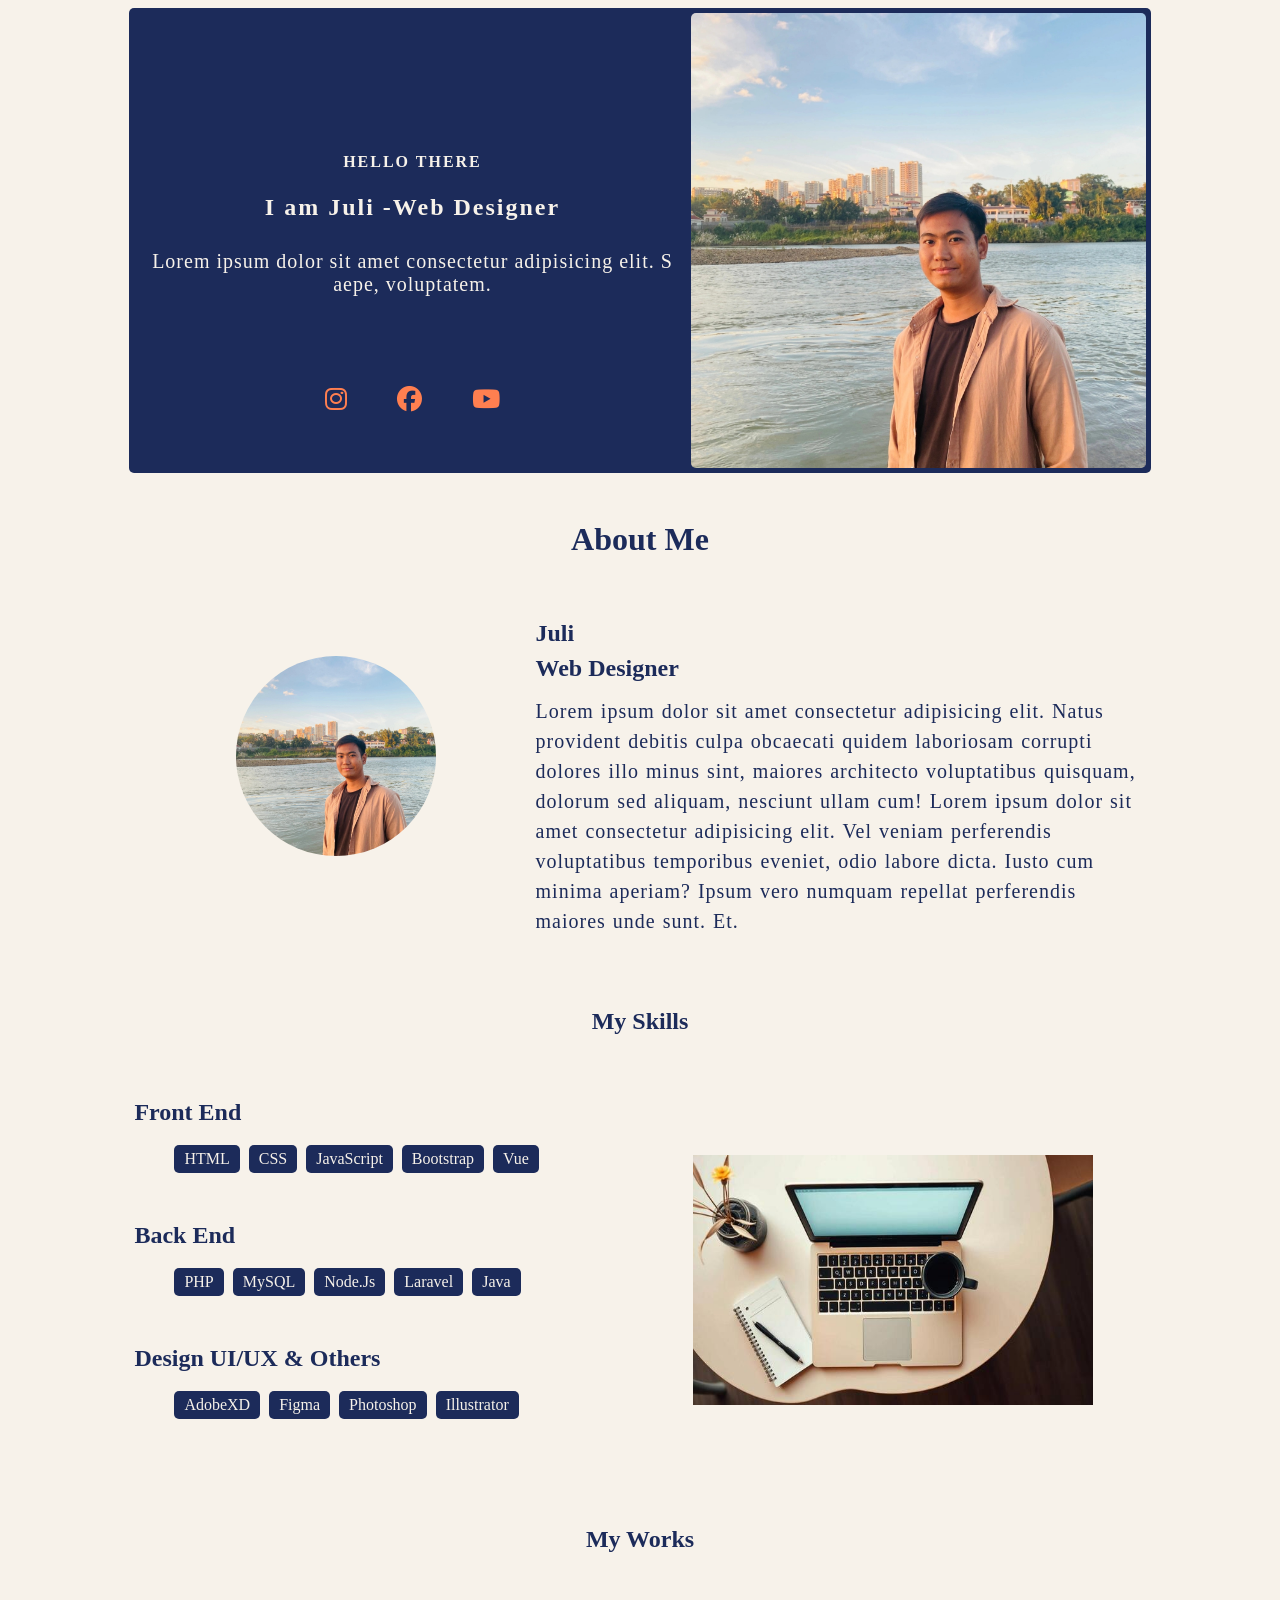
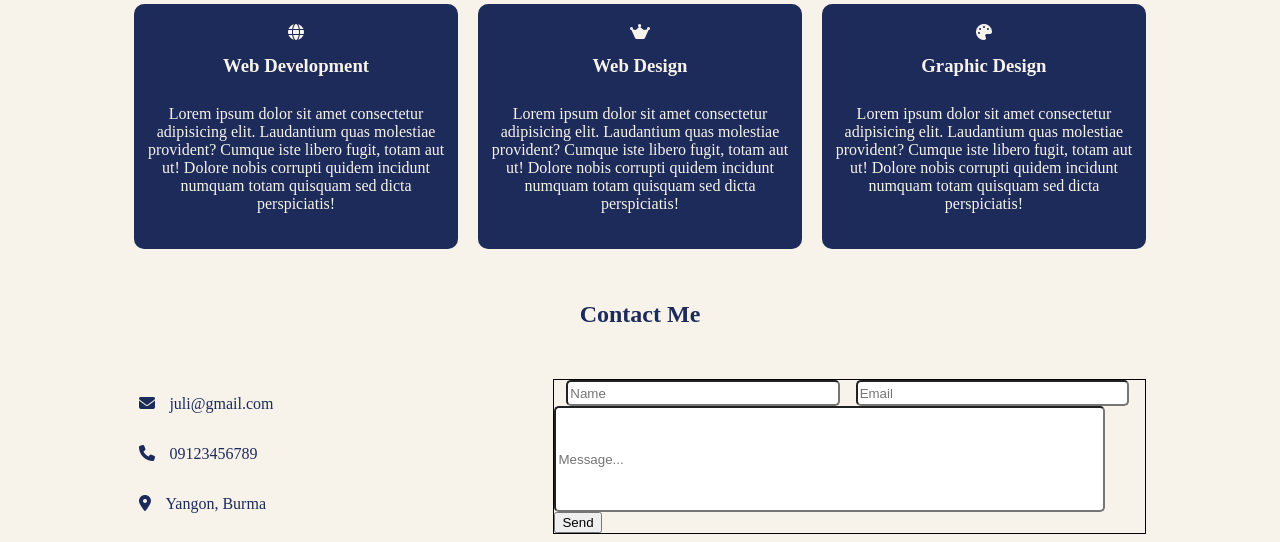
<file: CSS_lesson/Final-Project.html>
<!doctype html>
<html lang="en">
  <head>
    <meta charset="UTF-8" />
    <meta name="viewport" content="width=device-width, initial-scale=1.0" />
    <title>Document</title>
    <style>
      body {
        background-color: #f7f2ea;
      }
      .intro {
        width: 80%;
        max-width: 1200px;
        min-width: 600px;
        height: 30%;
        max-height: 600px;
        min-width: 200px;
        display: flex;
        padding: 5px;
        margin: auto;
        background-color: #1c2b5a;
        color: #f7f2ea;
        border-radius: 5px;
      }
      .intro img {
        width: 45%;
        height: 100%;
        flex-direction: column;
        border-radius: 5px;
      }
      .text {
        display: flex;
        justify-content: center;
        flex-direction: column;
        align-items: center;
      }
      .text h1,
      h4 {
        letter-spacing: 2px;
        line-height: 5px;
      }
      .text p {
        font-size: 20px;
        text-align: center;
        letter-spacing: 1px;
      }
      .links {
        display: flex;
        flex-direction: row;
        gap: 50px;
        transform: translateY(70px);
      }
      .links a {
        color: coral;
        font-size: 25px;
        text-decoration: none;
        transition: 0.3s;
      }
      a:hover {
        color: #f7f2ea;
      }
      #headings {
        text-align: center;
        line-height: 10vh;
        color: #1c2b5a;
      }
      .about-part {
        display: flex;
        gap: 100px;
        width: 80%;
        margin: auto;
      }
      .about-text {
        flex-direction: column;
        color: #1c2b5a;
      }
      .about-text h1,
      h2 {
        line-height: 15px;
      }
      .about-part p {
        font-size: 20px;
        line-height: 30px;
        word-break: keep-all;
        word-spacing: 1px;
        letter-spacing: 1px;
      }
      #round-photo {
        width: 200px;
        height: 200px;
        border-radius: 50%;
        object-fit: cover;
        margin-left: 10%;
        margin-top: 5%;
        flex-direction: column;
      }
      .skill-content {
        display: flex;
        margin: 0 10% 0 10%;
      }
      .skill-content > div {
        flex-basis: 50%;
      }
      .skill-text ul {
        list-style-type: none;
        margin-bottom: 50px;
      }
      .skill-text h2 {
        color: #1c2b5a;
      }
      .skill-text ul li {
        margin: 5px 5px 5px 0;
        background-color: #1c2b5a;
        color: #f7f2ea;
        border-radius: 5px;
        display: inline-block;
        padding: 5px 10px;
      }
      .skill-photo {
        display: flex;
        justify-content: center;
        align-items: center;
      }
      .skill-photo img {
        width: 400px;
        height: 250px;
      }
      .card-container {
        display: flex;
        justify-content: space-between;
        margin: 0 10%;
      }
      #card {
        display: flex;
        flex-direction: column;
        flex-basis: 30%;
        border-radius: 10px;
        padding: 20px 10px;
        text-align: center;
        background-color: #1c2b5a;
        color: #f7f2ea;
      }
      #card h3 {
        line-height: 10px;
      }
      #contact-icon,
      .contact-info {
        display: inline-block;
        padding: 0 5px;
        color: #1c2b5a;
      }
      .form-container {
        border: 1px solid black;
        display: inline-block;
      }
      #name,
      #email {
        width: 45%;
        height: 20px;
        margin-left: 2%;
        border-radius: 5px;
      }
      #message {
        width: 92%;
        height: 100px;
        border-radius: 5px;
        margin: 0;
      }
    </style>
    <link
      rel="stylesheet"
      href="https://cdnjs.cloudflare.com/ajax/libs/font-awesome/6.7.2/css/all.min.css"
    />
  </head>
  <body>
    <section class="intro">
      <div class="text">
        <h4>HELLO THERE</h4>
        <h1>I am Juli -Web Designer</h1>
        <p>
          Lorem ipsum dolor sit amet consectetur adipisicing elit. S aepe,
          voluptatem.
        </p>
        <div class="links">
          <a href="https://www.instagram.com/" target="_blank">
            <i class="fa-brands fa-instagram"></i>
          </a>

          <a href="https://www.facebook.com/" target="_blank">
            <i class="fa-brands fa-facebook"></i>
          </a>

          <a href="https://www.youtube.com/" target="_blank">
            <i class="fa-brands fa-youtube"></i>
          </a>
        </div>
      </div>
      <img src="../Photos/pmp.jpg" alt="" />
    </section>
    <h1 id="headings">About Me</h1>
    <section class="about-part">
      <img id="round-photo" src="../Photos/pmp.jpg" alt="" />
      <div class="about-text">
        <h1>Juli</h1>
        <h2>Web Designer</h2>
        <p>
          Lorem ipsum dolor sit amet consectetur adipisicing elit. Natus
          provident debitis culpa obcaecati quidem laboriosam corrupti dolores
          illo minus sint, maiores architecto voluptatibus quisquam, dolorum sed
          aliquam, nesciunt ullam cum! Lorem ipsum dolor sit amet consectetur
          adipisicing elit. Vel veniam perferendis voluptatibus temporibus
          eveniet, odio labore dicta. Iusto cum minima aperiam? Ipsum vero
          numquam repellat perferendis maiores unde sunt. Et.
        </p>
      </div>
    </section>
    <section class="skill-section">
      <h1 id="headings">My Skills</h1>
      <div class="skill-content">
        <div class="skill-text">
          <h2>Front End</h2>
          <ul>
            <li>HTML</li>
            <li>CSS</li>
            <li>JavaScript</li>
            <li>Bootstrap</li>
            <li>Vue</li>
          </ul>
          <h2>Back End</h2>
          <ul>
            <li>PHP</li>
            <li>MySQL</li>
            <li>Node.Js</li>
            <li>Laravel</li>
            <li>Java</li>
          </ul>
          <h2>Design UI/UX & Others</h2>
          <ul>
            <li>AdobeXD</li>
            <li>Figma</li>
            <li>Photoshop</li>
            <li>Illustrator</li>
          </ul>
        </div>
        <div class="skill-photo">
          <img src="../Photos/writer.jpg" alt="" />
        </div>
      </div>
    </section>
    <section>
      <h1 id="headings">My Works</h1>
      <div class="card-container">
        <div id="card">
          <div><i class="fa-solid fa-globe"></i></div>
          <h3>Web Development</h3>
          <p>
            Lorem ipsum dolor sit amet consectetur adipisicing elit. Laudantium
            quas molestiae provident? Cumque iste libero fugit, totam aut ut!
            Dolore nobis corrupti quidem incidunt numquam totam quisquam sed
            dicta perspiciatis!
          </p>
        </div>
        <div id="card">
          <div><i class="fa-solid fa-web-awesome"></i></div>
          <h3>Web Design</h3>
          <p>
            Lorem ipsum dolor sit amet consectetur adipisicing elit. Laudantium
            quas molestiae provident? Cumque iste libero fugit, totam aut ut!
            Dolore nobis corrupti quidem incidunt numquam totam quisquam sed
            dicta perspiciatis!
          </p>
        </div>
        <div id="card">
          <div><i class="fa-solid fa-palette"></i></div>
          <h3>Graphic Design</h3>
          <p>
            Lorem ipsum dolor sit amet consectetur adipisicing elit. Laudantium
            quas molestiae provident? Cumque iste libero fugit, totam aut ut!
            Dolore nobis corrupti quidem incidunt numquam totam quisquam sed
            dicta perspiciatis!
          </p>
        </div>
      </div>
    </section>
    <section>
      <h1 id="headings">Contact Me</h1>
      <div class="card-container">
        <div>
          <div>
            <div id="contact-icon"><i class="fa-solid fa-envelope"></i></div>
            <p class="contact-info">juli@gmail.com</p>
          </div>
          <div>
            <div id="contact-icon"><i class="fa-solid fa-phone"></i></div>
            <p class="contact-info">09123456789</p>
          </div>
          <div>
            <div id="contact-icon">
              <i class="fa-solid fa-location-dot"></i>
            </div>
            <p class="contact-info">Yangon, Burma</p>
          </div>
        </div>
        <div class="form-container">
          <form>
            <input type="text" id="name" placeholder="Name" required />
            <input type="email" id="email" placeholder="Email" required />
            <input type="textarea" id="message" placeholder="Message..." />
            <button id="send">Send</button>
          </form>
        </div>
      </div>
    </section>
  </body>
</html>
</file>
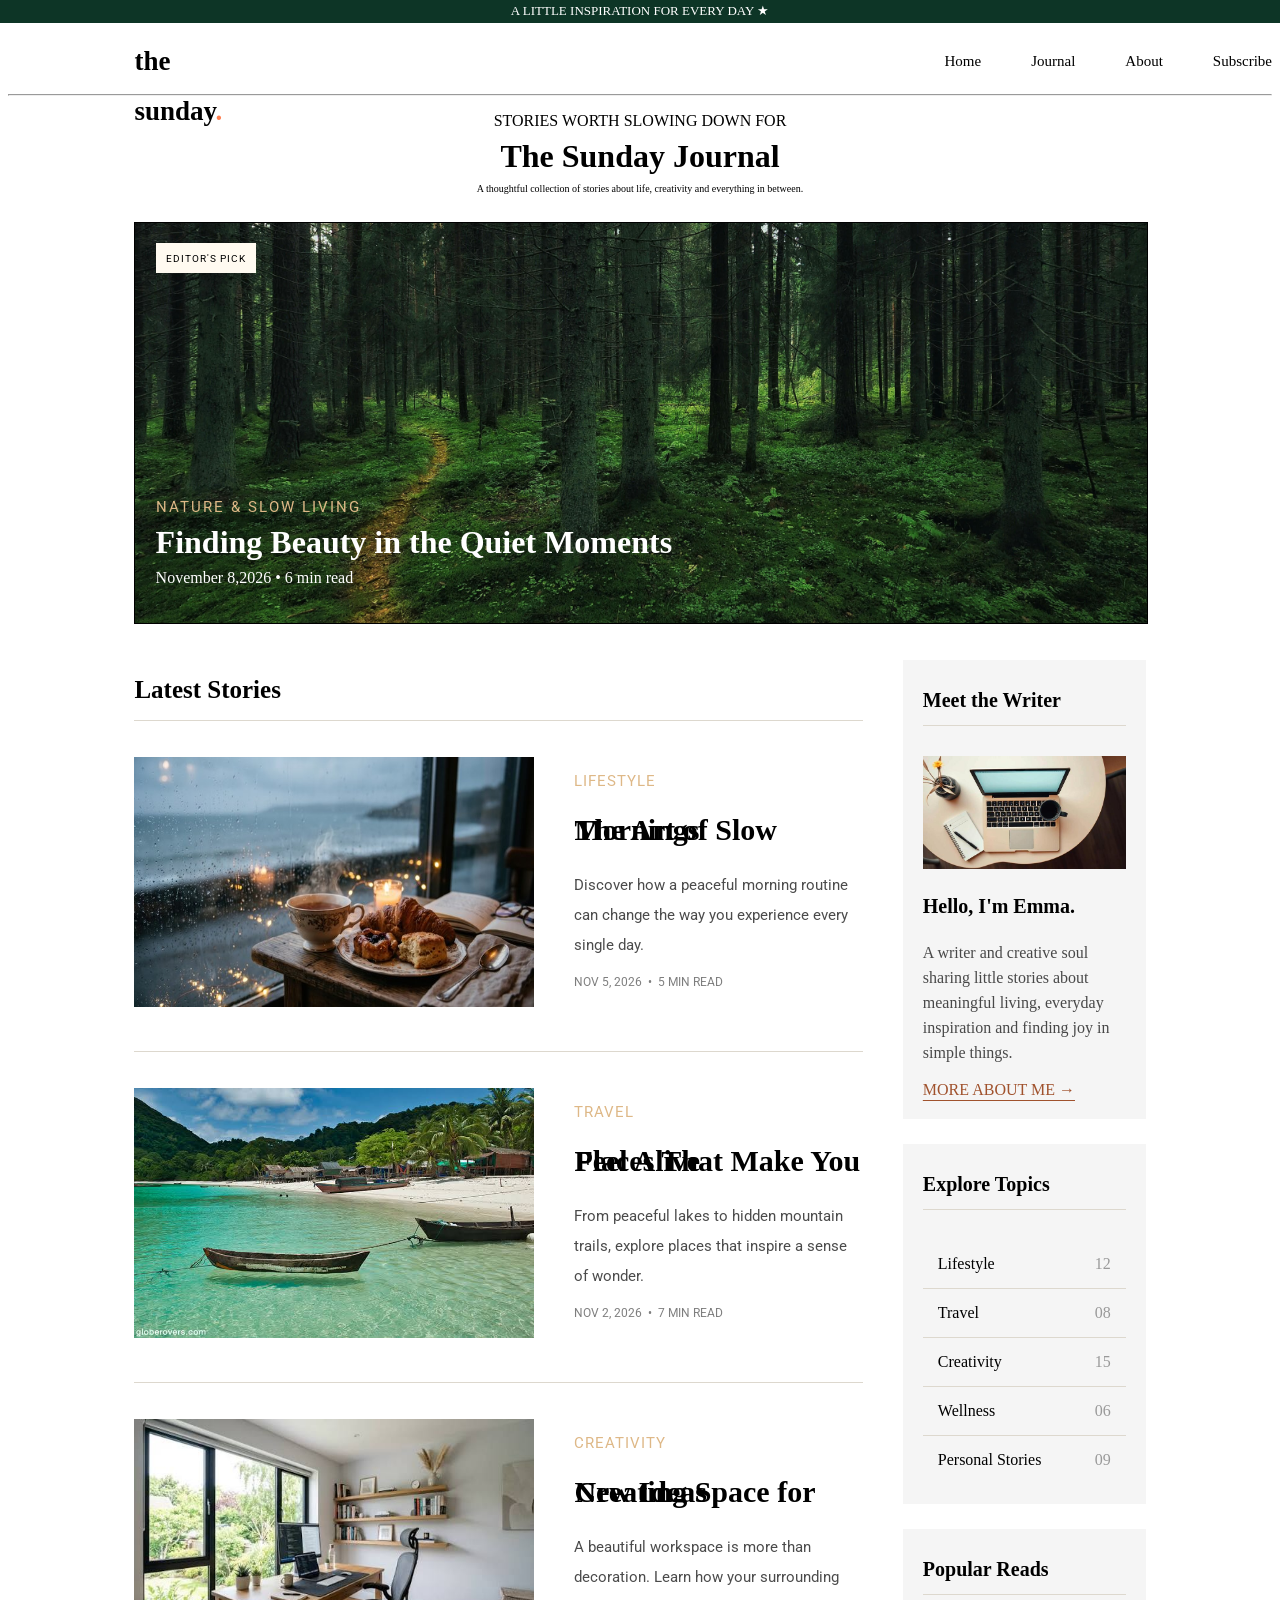
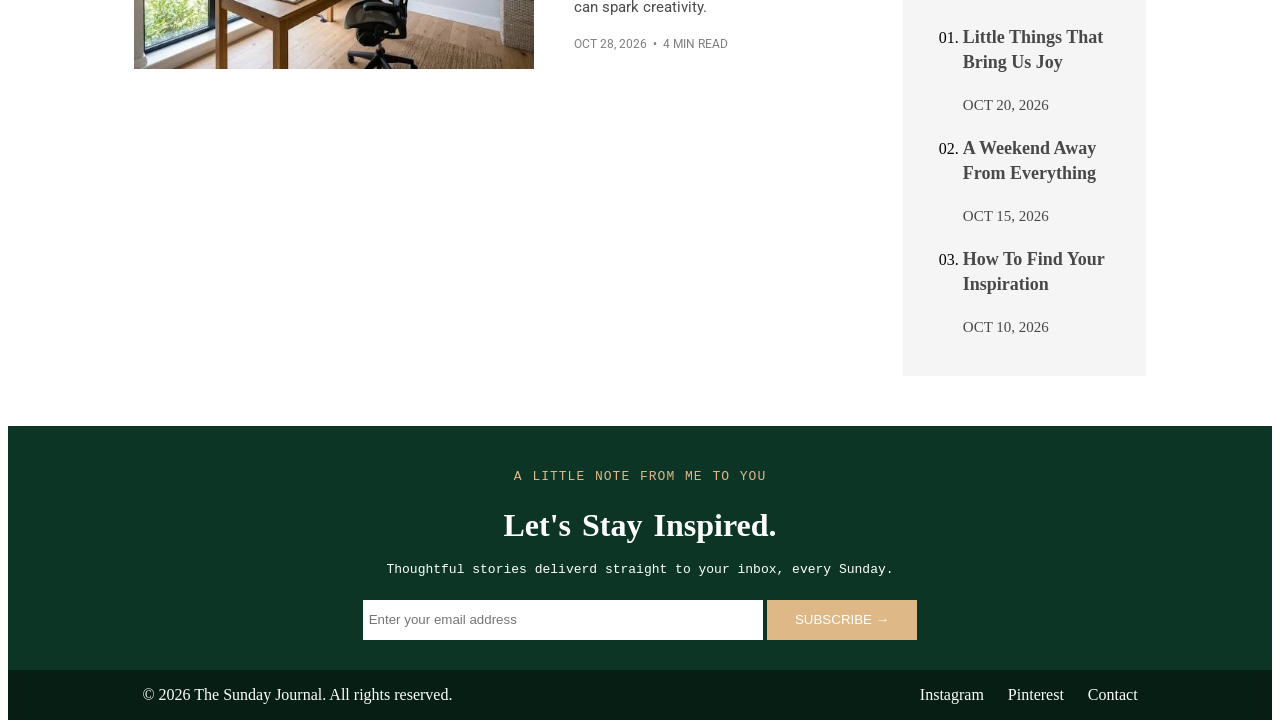
<file: CSS_lesson/TheSunJournal.html>
<!DOCTYPE html>
<html lang="en">
<head>
    <meta charset="UTF-8">
    <meta name="viewport" content="width=device-width, initial-scale=1.0">
    <title>The Sun Journal</title>
    <style>
        @font-face {
            font-family: roboto;
            src: url("../Fonts/Roboto-VariableFont_wdth\,wght.ttf");
        }
        #star{
            color: white;
        }
        .top_most{
            height: 25px;
            background-color:#0D3526;
            color: white;
            font-size: small;
            line-height: 25px;
            text-align: center;
            margin-top: -10px;
            margin-left: -10px;
            margin-right: -10px;
        }
        .container-1{
            height: 50px;
            display: flex;
            
        }
        .theSunday{
            font-size: 27px;
            font-weight: bold;
            font-family: 'serif',sans-serif monospace;
            color: black;
            margin-left: 10%;
            display: inline-block;
            line-height: 50px;
        }
        .theSunday span{
            color:coral;
        }
        .nav{
            font-size: 15px;
            font-family: 'serif',sans-serif monospace;
            color: black;
            margin-left: 50px;
            display: inline-block;
        }
        .nav a{
            text-decoration: none;
            color: black;
            line-height: 50px;
        }
        .nav a:hover{
            color: coral;
        }
        .nav.home{
            margin-left: 55%;
        }
        .imgpart{
            position: relative;
            width: 80%;
            height: 400px;
            margin-left: 10%;
            border: 1px solid black;
        }
        .mainimg{
            position: absolute;
            width: 100%;
            height: 100%;
            object-fit: cover; 
            display: block; 

        }
        .photopicker{
            width: 100px;
            height: 30px;
            position: absolute;
            background-color:floralwhite;
            left: 2%;
            top:5%;
        }
        .photopicker p{
            font-family:roboto;
            text-align: center;
            font-size: 10px;
            letter-spacing: 1px;
        }
        .picfeature{
            position: absolute;
            bottom: 5%;
            left: 2%;
        }
        .p1{
            color:burlywood;
            letter-spacing: 2px;
            font-family: roboto;
            font-size: 15px;
        }
        .picfeature h1{
            color: white;
            line-height: 10px;
        }
        .p2{
            color: white;
        }

        .content-container{
             margin-left: 10%;
             margin-right: 10%;
             display: flex;
             gap: 40px;
        }
        .article-container{
            flex: 3;
        }
        .side{
            flex: 1;
            display: flex;
            gap: 25px;
            flex-direction: column;
        }

        #article{
            height: 330px;
            border-top: 1px solid #ddd8ce;
        }
        #article img{
            width: 400px; height: 250px; 
            float: left; 
            margin-right: 40px; margin-bottom: 10px;
        }
        .article-type{
            color: burlywood;
            font-family: roboto;
            letter-spacing: 1px;
            font-size: 15px;
        }
        #article h4{
            font-family:'serif' sans-serif;
            font-size: 30px;
            line-height: 0px;
        }
        .content{
            font-family: roboto;
            font-size: 15px;
            line-height: 30px;
            opacity: 0.7;
        }
        #article pre{
            font-family: roboto;
            font-size: 12px;
            opacity: 0.5;
        }
        
        .aside-article{
            
            height: fit-content;
            background-color:whitesmoke;
            padding: 20px;
            box-sizing: border-box;
        }
        .aside-article h5{
            font-family: 'serif' sans-serif;
            font-size: 20px;
            line-height: 0px;
        }
        #heading-1{
            padding-bottom: 25px;
            margin-top:20px;
            margin-bottom: 30px;
            border-bottom: 1px solid #ddd8ce;
        }
        #heading-2{
            margin-bottom: 5;
        }

        .aside-article img{
            width: 100%;
            height: auto;
        }
        .aside-article p{
            line-height: 25px;
            opacity: 0.7;
        }
        .aside-article a{
            color:sienna;
            text-underline-offset: 5px;
        }
        .aside-article a:hover{
            color: coral;
        }
        .aside-article ul{
            list-style: none;
            padding: 0;
            margin: 0;
        }
        #topist-list li{
            display: flex;
            justify-content: space-between;
            padding: 15px;

        }
        #topist-list li:not(:last-child){
            border-bottom: 1px solid #ddd8ce;
        }
        #topist-list li span:last-child{
            color:#999;
        }
        #popular-read-list{
            list-style-type: decimal-leading-zero;  
        }
        #popular-read-list li p:first-child{
            font-family: serif;
            font-size: 18px;
            font-weight: bold;
        }
        #popular-read-list li p:last-child{
            font-size: 15px;
            opacity: 0.7;
            
        }
        .below-part{
            margin-top: 50px;
            background-color: #0D3526;
            display: flex;
            justify-content: center;
            flex-direction: column;
            align-items: center;
        }
        #footer-p1{
            color: burlywood; font-family: monospace;
            word-spacing: 1px;
            letter-spacing: 1px;
            padding-top: 30px;
        }
        #footer-p2{
            color: white;
            font-family: monospace;

        }
        .below-part h1{
            margin-top: 10px;
            margin-bottom: 5px;
            
            color: white;
            font-family: serif;
            word-spacing: 3px;
        }
        .below-part form{
            margin-top: 10px;
            margin-bottom: 30px;
        }
        .input-email{
            width: 400px;
            height: 40px;
            box-sizing: border-box;
            border: none;
        }
        .email-submit{
            width: 150px;
            height: 40px;
            box-sizing: border-box;
            background-color: burlywood;
            color: white;
            border: none;
        }
        footer{
            height: 30px;
            background-color: #071E15;
            color: white;
            display: flex;
            padding: 10px;
            align-items: center;
        }
        footer p{
            margin: 0;
            padding-left: 10%;
        }
        .footer-nav{
            margin-left: auto;
            padding-right: 10%;
        }
        .footer-nav a{
            color: white;
            text-decoration: none;
            margin-left: 20px;
        }
        .footer-nav a:hover{
            color: coral;
        }
        

    </style>
</head>
<body>
    <p class="top_most">A LITTLE INSPIRATION FOR EVERY DAY <span id="star">&#9733</span></p>
    <div class="container-1">
        <div class="theSunday">the sunday<span>.</span></div>
        <div class="nav home"><a class="home" href="">Home</a></div>
        <div class="nav journal"><a class="journal" href="">Journal</a></div>
        <div class="nav about"><a class="about" href="">About</a></div>
        <div class="nav subscribe"><a class="subscribe" href="">Subscribe</a></div>
    </div>
    <hr>
    <p style="text-align: center; font-size: 10 px;">STORIES WORTH SLOWING DOWN FOR</p>
    <h1 style="text-align: center; line-height: 10px;">The Sunday Journal</h1>
    <p style="text-align: center; font-size: 10px;">A thoughtful collection of stories about life, creativity and everything in between.</p>
    <br>
    <div class="imgpart">
        <img class="mainimg" src="../Photos/trees.jpg" alt="">
        <div class="photopicker">
            <p>EDITOR'S PICK</p>
        </div>
        <div class="picfeature">
            <p class="p1">NATURE & SLOW LIVING</p>
            <h1>Finding Beauty in the Quiet Moments</h1>
            <p class="p2">November 8,2026 &#8226 6 min read</p>
        </div>
    </div>
    <br><br>
    <!-- content part -->
    <main>
        <div class="content-container">
            <section class="article-container">
                <h3 style="font-size: 25px; line-height: 10px;">Latest Stories</h3>
                <article id="article">
                    <br><br>
                    <img src="../Photos/slow-morning.jpg" alt="">
                    <p class="article-type">LIFESTYLE</p>
                    <h4>The Art of Slow Mornings</h4>
                    <p class="content">Discover how a peaceful morning routine can change the way you
                    experience every single day.</p>
                    <pre>NOV 5, 2026  &#8226  5 MIN READ</pre>
                </article>

                <article id="article">
                    <br><br>
                    <img src="../Photos/myeik-island.jpeg" alt="">
                    <p class="article-type">TRAVEL</p>
                    <h4>Places That Make You Feel Alive</h4>
                    <p class="content">From peaceful lakes to hidden mountain trails, explore places that inspire a sense of wonder.</p>
                    <pre>NOV 2, 2026  &#8226  7 MIN READ</pre>
                 </article>
                <article id="article">
                    <br><br>
                    <img src="../Photos/workspace.jpeg" alt="">
                    <p class="article-type">CREATIVITY</p>
                    <h4>Creating Space for New Ideas</h4>
                    <p class="content">A beautiful workspace is more than decoration. Learn how your surrounding can spark creativity.</p>
                    <pre>OCT 28, 2026  &#8226  4 MIN READ</pre>
                </article>
            </section>
            <div class="side">
                <aside class="aside-article">
                    <h5 id="heading-1">Meet the Writer</h5>
                    <img src="../Photos/writer.jpg" alt="">
                    <h5 id="heading-2">Hello, I'm Emma.</h5>
                    <p>A writer and creative soul sharing little stories about meaningful living, everyday inspiration and finding joy in simple things.</p>
                    <a href="">MORE ABOUT ME &#8594</a>  
                </aside>
                <aside class="aside-article">
                    <h5 id="heading-1">Explore Topics</h5>
                    <ul id="topist-list">
                        <li>
                            <span>Lifestyle</span>
                            <span>12</span>
                        </li>
                        <li>
                            <span>Travel</span>
                            <span>08</span>
                        </li>
                        <li>
                            <span>Creativity</span>
                            <span>15</span>
                        </li>
                        <li>
                            <span>Wellness</span>
                            <span>06</span>
                        </li>
                        <li>
                            <span>Personal Stories</span>
                            <span>09</span>
                        </li>
                    </ul>
                </aside>
                <aside class="aside-article">
                    <h5 id="heading-1">Popular Reads</h5>
                    <ol id="popular-read-list">
                        <li>
                            <p>Little Things That Bring Us Joy</p>
                            <p>OCT 20, 2026</p>
                        </li>
                        <li>
                            <p>A Weekend Away From Everything</p>
                            <p>OCT 15, 2026</p>
                        </li>
                        <li>
                            <p>How To Find Your Inspiration</p>
                            <p>OCT 10, 2026</p>
                        </li>
                    </ol>
                </aside>
            </div>
        </div>
    </main>
    <div class="below-part">
        <p id="footer-p1">A LITTLE NOTE FROM ME TO YOU</p>
        <h1>Let's Stay Inspired.</h1>
        <p id="footer-p2">Thoughtful stories deliverd straight to your inbox, every Sunday.</p>
        <form>
            <input class="input-email" type="email" placeholder=" Enter your email address" required>
            <button class="email-submit" type="submit">SUBSCRIBE &#8594</button>
        </form>
    </div>
    <footer>
        <p>&copy 2026 The Sunday Journal. All rights reserved.</p>
        <nav class="footer-nav">
            <a href="#">Instagram</a>
            <a href="#">Pinterest</a>
            <a href="#">Contact</a>
        </nav>
    </footer>
</body>
</html>
</file>
